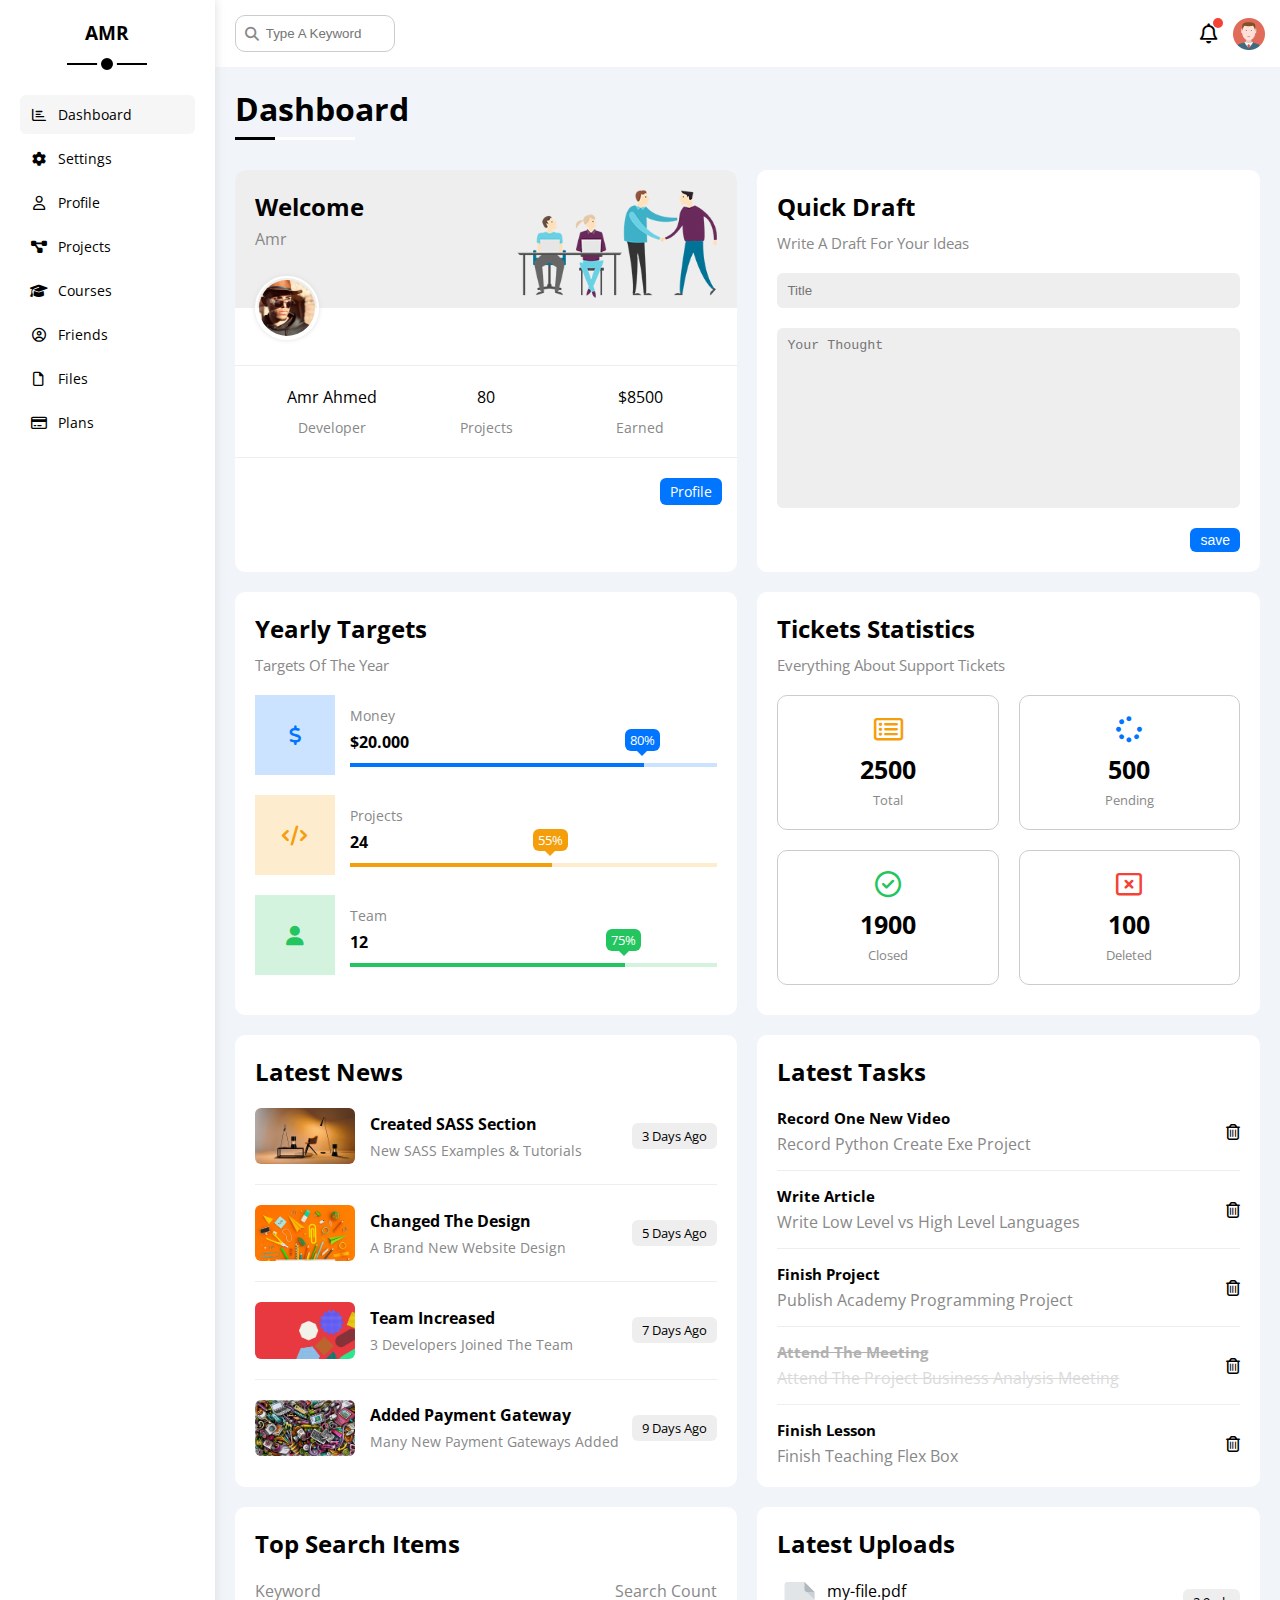
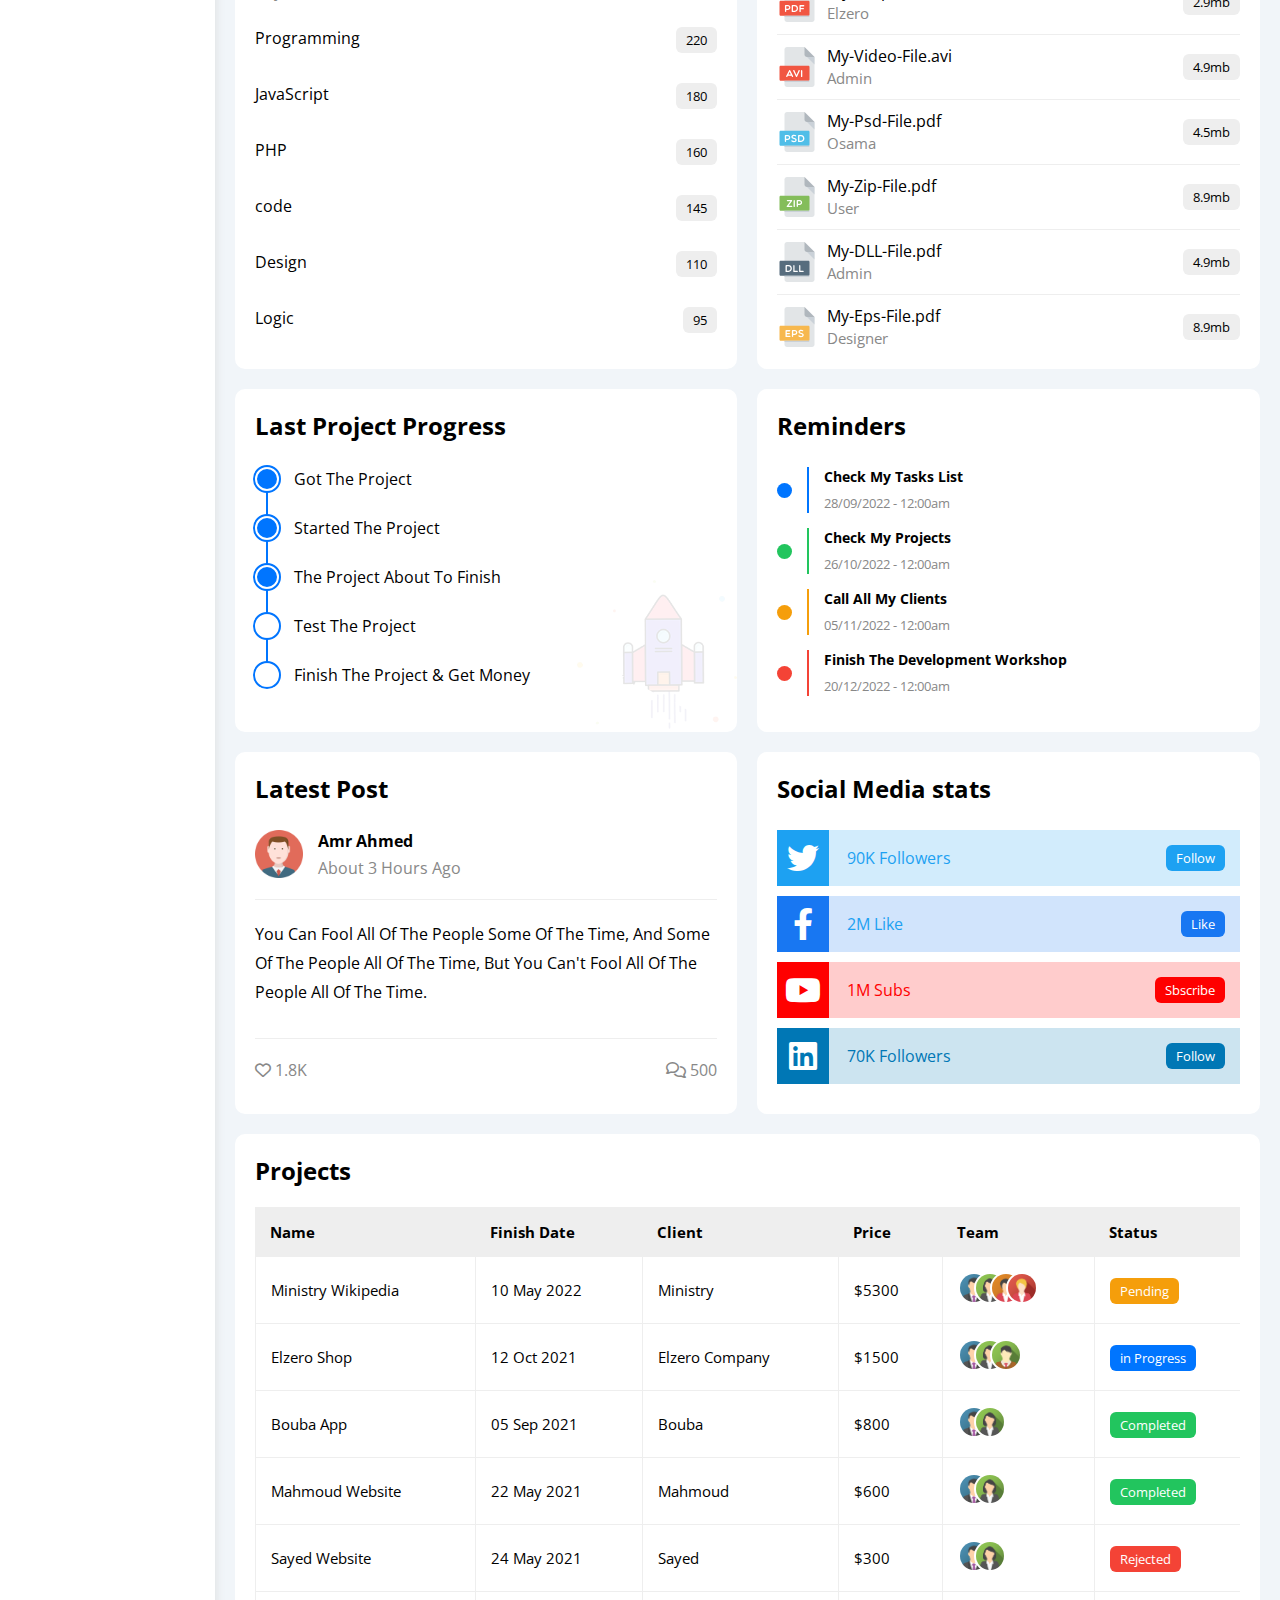
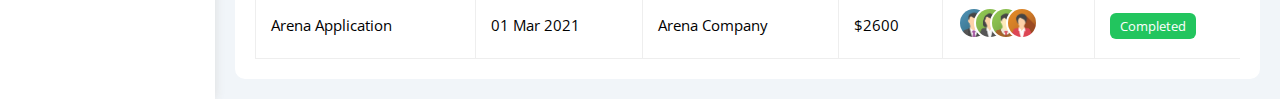
<file: index.html>
<!DOCTYPE html>
<html lang="en">
<head>
    <meta charset="UTF-8">
    <meta http-equiv="X-UA-Compatible" content="IE=edge">
    <meta name="viewport" content="width=device-width, initial-scale=1.0">
    <title>Dashboard</title>
    <link rel="stylesheet" href="./css/framework.css">
    <link rel="stylesheet" href="./css/master.css">
    <link rel="stylesheet" href="./css/all.min.css">
    <link rel="preconnect" href="https://fonts.googleapis.com">
    <link rel="preconnect" href="https://fonts.gstatic.com" crossorigin>
    <link href="https://fonts.googleapis.com/css2?family=Open+Sans:wght@300;500&display=swap" rel="stylesheet">

</head>
<body>
    <div class="page d-flex">
        <div class="sidebar bg-white p-20 p-relative">
            <h3 class="txt-c p-relative mt-0 ">AMR</h3>
            <ul>
                <li>
                    <a class="active d-flex fs-14 align-center rad-6 p-10 c-black" href="index.html">
                         <i class="fa-regular fa-chart-bar fa-fw "></i>
                         <span>Dashboard</span>
                    </a>
                </li>
                <li>
                    <a class=" d-flex fs-14 align-center rad-6 p-10 c-black" href="Settings.html">
                         <i class="fa-solid fa-gear fa-fw "></i>
                         <span>Settings</span>
                    </a>
                </li>
                <li>
                    <a class=" d-flex fs-14 align-center rad-6 p-10 c-black" href="Profile.html">
                         <i class="fa-regular fa-user fa-fw"></i>
                         <span>Profile</span>
                    </a>
                </li>
                <li>
                    <a class=" d-flex fs-14 align-center rad-6 p-10 c-black" href="Projects.html">
                         <i class="fa-solid fa-diagram-project fa-fw "></i>
                         <span>Projects</span>
                    </a>
                </li>
                <li>
                    <a class=" d-flex fs-14 align-center rad-6 p-10 c-black" href="Courses.html">
                         <i class="fa-solid fa-graduation-cap fa-fw "></i>
                         <span>Courses</span>
                    </a>
                </li>
                <li>
                    <a class=" d-flex fs-14 align-center rad-6 p-10 c-black" href="Friends.html">
                         <i class="fa-regular fa-circle-user fa-fw "></i>
                         <span>Friends</span>
                    </a>
                </li>
                <li>
                    <a class=" d-flex fs-14 align-center rad-6 p-10 c-black" href="Files.html">
                         <i class="fa-regular fa-file fa-fw"></i>
                         <span>Files</span>
                    </a>
                </li>
                <li>
                    <a class=" d-flex fs-14 align-center rad-6 p-10 c-black" href="Plans.html">
                         <i class="fa-regular fa-credit-card fa-fw "></i>
                         <span>Plans</span>
                    </a>
                </li>
            </ul>
        </div>
        <div class="content w-full">
            <div class="head between-flex bg-white p-15">
                <div class="search p-relative">
                    <input type="search" placeholder="Type A Keyword" class="p-10">
                </div>
                <div class="icon d-flex align-center">
                    <span class="notification p-relative">
                        <i class="fa-regular fa-bell fa-lg"></i>
                    </span>
                    <img src="./img/Dashboard_files/avatar.png" alt="">
                </div>
            </div>
            <h1 class="p-relative">Dashboard</h1>
            <div class="wrapper d-grid gap-20 ">
                <div class="welcome bg-white rad-10 txt-c-mobile block-mobile">
                    <div class="intro p-20 d-flex space-between bg-eee">
                      <div>
                        <h2 class="m-0">Welcome</h2>
                        <p class="c-grey mt-5">Amr</p>
                      </div>
                      <img src="./img/Dashboard_files/welcome.png" alt="" class="hide-mobile">
                    </div>
                    <img src="./img/Dashboard_files/unnamed.jpg" alt="" class="avatar">
                    <div class="body txt-c d-flex p-20 mt-20 mb-20 block-mobile">
                        <div>Amr Ahmed <span class="d-block c-grey fs-14 mt-10">Developer</span></div>
                        <div>80 <span class="d-block c-grey fs-14 mt-10 ">Projects</span></div>
                        <div>$8500 <span class="d-block c-grey fs-14 mt-10">Earned</span></div>
                    </div>
                    <a href="profile.html" class="visit d-block fs-14 rad-6 bg-blue c-white w-fit btn-shape">Profile</a>
                </div>
                <div class="quick-draft p-20 bg-white rad-10">
                    <h2 class="mt-0 mb-10">Quick Draft</h2>
                    <p class="p mt-0 mb-20 c-grey fs-15">Write A Draft For Your Ideas</p>
                    <form>
                        <input type="text" placeholder="Title" class="mb-20 p-10 w-full b-none d-block bg-eee rad-6">
                        <textarea placeholder="Your Thought" class="b-none bg-eee rad-6 w-full mb-20 d-block p-10"></textarea>
                        <input type="submit" value="save" class="save d-block fs-14 bg-blue c-white b-none w-fit btn-shape">
                    </form>
                </div> 
                <div class="targets p-20 bg-white rad-10">
                    <h2 class="mt-0 mb-10">Yearly Targets</h2>
                    <p class="p mt-0 mb-20 c-grey fs-15">Targets Of The Year</p>
                    <div class="target-row mb-20 center-flex blue">
                        <div class="icon center-flex ">
                            <i class="fa-solid fa-dollar-sign fa-lg c-blue"></i>
                        </div>
                        <div class="details">
                            <span class="fs-14 c-grey">Money</span>
                            <span class="d-block mt-5 mb-10 fw-bold">$20.000</span>
                            <div class="progress p-relative">
                                <span style="width: 80%;" class="bg-blue blue"> <span class="bg-blue">80%</span></span>
                            </div>
                        </div>
                        
                    </div>
                    <div class="target-row mb-20 center-flex orange">
                        <div class="icon center-flex">
                            <i class="fa-solid fa-code fa-lg c-orange"></i>
                        </div>
                        <div class="details">
                            <span class="fs-14 c-grey">Projects</span>
                            <span class="d-block mt-5 mb-10 fw-bold">24</span>
                            <div class="progress p-relative">
                                <span style="width: 55%;" class="bg-orange orange"> <span class="bg-orange">55%</span></span>
                            </div>
                        </div>
                        
                    </div>
                    <div class="target-row mb-20 center-flex green">
                        <div class="icon center-flex">
                            <i class="fa-solid fa-user fa-lg c-green"></i>
                        </div>
                        <div class="details">
                            <span class="fs-14 c-grey">Team</span>
                            <span class="d-block mt-5 mb-10 fw-bold">12</span>
                            <div class="progress p-relative">
                                <span style="width: 75%;" class="bg-green green"> <span class="bg-green">75%</span></span>
                            </div>
                        </div>
                    </div>
                </div>
                <div class="tickets p-20 bg-white rad-10">
                    <h2 class="mt-0 mb-10">Tickets Statistics</h2>
                    <p class="p mt-0 mb-20 c-grey fs-15">Everything About Support Tickets</p>
                    <div class="d-flex txt-c gap-20 f-wrap">
                        <div class="box rad-10 p-20 fs-13 c-grey">
                            <i class="fa-regular fa-rectangle-list fa-2x mb-10 c-orange" ></i>
                            <span class="d-block c-black mb-5 fw-bold fs-25">2500 </span>Total
                        </div>
                        <div class="box rad-10 p-20 fs-13 c-grey">
                            <i class="fa-solid fa-spinner fa-2x  mb-10 c-blue"></i>
                            <span class="d-block c-black mb-5 fw-bold fs-25">500 </span>Pending
                        </div>
                        <div class="box rad-10 p-20 fs-13 c-grey">
                            <i class="fa-regular fa-circle-check fa-2x  mb-10 c-green"></i>
                            <span class="d-block c-black mb-5 fw-bold fs-25">1900 </span>Closed
                        </div>
                        <div class="box rad-10 p-20 fs-13 c-grey">
                            <i class="fa-regular fa-rectangle-xmark fa-2x  mb-10 c-red"></i>
                            <span class="d-block c-black mb-5 fw-bold fs-25">100 </span>Deleted
                        </div>
                    </div>
                </div>
                <div class="latest-news p-20 bg-white rad-10 txt-c-mobile">
                    <h2 class="mt-0 mb-20">Latest News</h2>
                    <div class="news-row d-flex align-center">
                        <img src="./img/Dashboard_files/news-01.png" alt="" >
                        <div class="info">
                            <h3>Created SASS Section</h3>
                            <p class="fs-14 c-grey m-0">New SASS Examples & Tutorials</p>
                        </div>
                        <div class="btn-shape fs-13 bg-eee label">3 Days Ago</div>
                    </div>
                    <div class="news-row d-flex align-center">
                        <img src="./img/Dashboard_files/news-02.png" alt="">
                        <div class="info">
                            <h3>Changed The Design</h3>
                            <p class="fs-14 c-grey m-0">A Brand New Website Design</p>
                        </div>
                        <div class="btn-shape fs-13 bg-eee label">5 Days Ago</div>
                    </div>
                    <div class="news-row d-flex align-center">
                        <img src="./img/Dashboard_files/news-03.png" alt="">
                        <div class="info">
                            <h3>Team Increased</h3>
                            <p class="fs-14 c-grey m-0">3 Developers Joined The Team</p>
                        </div>
                        <div class="btn-shape fs-13 bg-eee label">7 Days Ago</div>
                    </div>
                    <div class="news-row d-flex align-center">
                        <img src="./img/Dashboard_files/news-04.png" alt="">
                        <div class="info">
                            <h3>Added Payment Gateway</h3>
                            <p class="fs-14 c-grey m-0">Many New Payment Gateways Added</p>
                        </div>
                        <div class="btn-shape fs-13 bg-eee label">9 Days Ago</div>
                    </div>
                </div>
                <div class="tasks p-20 bg-white rad-10">
                    <h2 class="mt-0 mb-20">Latest Tasks</h2>
                    <div class="task-row between-flex ">
                        <div class="info">
                            <h3 class=" mt-0 mb-5 fs-15">Record One New Video</h3>
                            <p class=" c-grey m-0">Record Python Create Exe Project</p>
                        </div>
                        <i class="fa-regular fa-trash-can delete"></i>
                    </div>
                    <div class="task-row between-flex ">
                        <div class="info">
                            <h3 class=" mt-0 mb-5 fs-15">Write Article</h3>
                            <p class=" c-grey m-0">Write Low Level vs High Level Languages</p>
                        </div>
                        <i class="fa-regular fa-trash-can delete"></i>
                    </div>
                    <div class="task-row between-flex ">
                        <div class="info">
                            <h3 class=" mt-0 mb-5 fs-15">Finish Project</h3>
                            <p class=" c-grey m-0">Publish Academy Programming Project</p>
                        </div>
                        <i class="fa-regular fa-trash-can delete"></i>
                    </div>
                    <div class="task-row between-flex done">
                        <div class="info">
                            <h3 class="mt-0 mb-5 fs-15">Attend The Meeting</h3>
                            <p class=" c-grey m-0">Attend The Project Business Analysis Meeting</p>
                        </div>
                        <i class="fa-regular fa-trash-can delete"></i>
                    </div>
                    <div class="task-row between-flex">
                        <div class="info">
                            <h2 class="mt-0 mb-5 fs-15">Finish Lesson</h2>
                            <p class=" c-grey m-0">Finish Teaching Flex Box</p>
                        </div>
                        <i class="fa-regular fa-trash-can delete"></i>
                    </div>
                </div>
                <div class="search-items p-20 bg-white rad-10">
                    <h2 class="mt-0 mb-20">Top Search Items</h2>
                    <div class="item-head d-flex space-between c-grey mb-10">
                        <div>Keyword</div>
                        <div>Search Count</div>
                    </div>
                    <div class="item pt-15 pb-15 d-flex space-between">
                        <span>Programming</span>
                        <span class="fs-13 bg-eee btn-shape">220</span>
                    </div>
                    <div class="item pt-15 pb-15 d-flex space-between">
                        <span>JavaScript</span>
                        <span class="fs-13 bg-eee btn-shape">180</span>
                    </div>
                    <div class="item pt-15 pb-15 d-flex space-between">
                        <span>PHP</span>
                        <span class="fs-13 bg-eee btn-shape">160</span>
                    </div>
                    <div class="item pt-15 pb-15 d-flex space-between">
                        <span>code</span>
                        <span class="fs-13 bg-eee btn-shape">145</span>
                    </div>
                    <div class="item pt-15 pb-15 d-flex space-between">
                        <span>Design</span>
                        <span class="fs-13 bg-eee btn-shape">110</span>
                    </div>
                    <div class="item pt-15 pb-15 d-flex space-between">
                        <span>Logic</span>
                        <span class="fs-13 bg-eee btn-shape">95</span>
                    </div>
                </div>
                <div class="latest-uploads p-20 bg-white rad-10">
                    <h2 class="mt-0 mb-20">Latest Uploads</h2>
                    <div class="line between-flex mb-10 pb-10">
                        <div class="text d-flex align-center">
                            <img src="./img/Dashboard_files/pdf.svg" alt="" >
                            <div class="ml-10">
                                <span class="d-block">my-file.pdf</span>
                                <span class="c-grey fs-15">Elzero</span>
                            </div>
                        </div>
                        <div class="number bg-eee fs-13 btn-shape">2.9mb</div>
                    </div>
                    <div class="line between-flex mb-10 pb-10">
                        <div class="text d-flex align-center">
                            <img src="./img/Dashboard_files/avi.svg" alt="">
                        <div class="ml-10">
                            <span class="d-block">My-Video-File.avi</span>
                            <span class="c-grey fs-15">Admin</span>
                        </div>
                        </div>
                        <div class="number bg-eee fs-13 btn-shape">4.9mb</div>
                    </div>
                    <div class="line between-flex mb-10 pb-10">
                        <div class="text d-flex align-center">
                            <img src="./img/Dashboard_files/psd.svg" alt="">
                        <div class="ml-10">
                            <span class="d-block">My-Psd-File.pdf</span>
                            <span class="c-grey fs-15">Osama</span>
                        </div>
                        </div>
                        <div class="number bg-eee fs-13 btn-shape">4.5mb</div>
                    </div>
                    <div class="line between-flex mb-10 pb-10">
                        <div class="text d-flex align-center">
                            <img src="./img/Dashboard_files/zip.svg" alt="">
                        <div class="ml-10">
                            <span class="d-block">My-Zip-File.pdf</span>
                            <span class="c-grey fs-15">User</span>
                        </div>
                        </div>
                        <div class="number bg-eee fs-13 btn-shape">8.9mb</div>
                    </div>
                    <div class="line between-flex mb-10 pb-10">
                        <div class="text d-flex align-center">
                            <img src="./img/Dashboard_files/dll.svg" alt="">
                        <div class="ml-10">
                            <span class="d-block">My-DLL-File.pdf</span>
                            <span class="c-grey fs-15">Admin</span>
                        </div>
                        </div>
                        <div class="number bg-eee fs-13 btn-shape">4.9mb</div>
                    </div>
                    <div class="line between-flex">
                        <div class="text d-flex align-center">
                            <img src="./img/Dashboard_files/eps.svg" alt="">
                        <div class="ml-10">
                            <span class="d-block">My-Eps-File.pdf</span>
                            <span class="c-grey fs-15">Designer</span>
                        </div>
                        </div>
                        <div class="number bg-eee fs-13 btn-shape">8.9mb</div>
                    </div>
                </div>
                <div class="last-project p-20 bg-white rad-10 p-relative">
                    <h2 class="mt-0 mb-20">Last Project Progress</h2>
                    <ul class="m-0 p-relative">
                        <li class="mt-25 d-flex align-center done">Got The Project</li>
                        <li class="mt-25 d-flex align-center done">Started The Project</li>
                        <li class="mt-25 d-flex align-center done">The Project About To Finish</li>
                        <li class="mt-25 d-flex align-center current">Test The Project</li>
                        <li class="mt-25 d-flex align-center ">Finish The Project & Get Money</li>
                    </ul>
                    <img src="./img/Dashboard_files/project.png" alt="" class="hide-mobile">
                </div>
                <div class="reminders p-20 bg-white rad-10 p-relative">
                    <h2 class="mt-0 mb-25">Reminders</h2>
                    <ul>
                        <li class=" d-flex align-center mt-15">
                            <span class="key bg-blue mr-15 d-block rad-half"></span>
                            <div class="pl-15 blue">
                                <p class="fw-bold fs-14 mt-0 mb-5">Check My Tasks List</p>
                                <span class="fs-13 c-grey mt-10">28/09/2022 - 12:00am</span>
                            </div>
                        </li>
                        <li class=" d-flex align-center mt-15">
                            <span class="key bg-green mr-15 d-block rad-half"></span>
                            <div class="pl-15 green">
                                <p class="fw-bold fs-14 mt-0 mb-5">Check My Projects</p>
                                <span class="fs-13 c-grey mt-10">26/10/2022 - 12:00am</span>
                            </div>
                        </li>
                        <li class=" d-flex align-center mt-15">
                            <span class="key bg-orange mr-15 d-block rad-half"></span>
                            <div class="pl-15 orange">
                                <p class="fw-bold fs-14 mt-0 mb-5">Call All My Clients</p>
                                <span class="fs-13 c-grey mt-10">05/11/2022 - 12:00am</span>
                            </div>
                        </li>
                        <li class=" d-flex align-center mt-15">
                            <span class="key bg-red mr-15 d-block rad-half"></span>
                            <div class="pl-15 red">
                                <p class="fw-bold fs-14 mt-0 mb-5">Finish The Development Workshop</p>
                                <span class="fs-13 c-grey mt-10">20/12/2022 - 12:00am</span>
                            </div>
                        </li>
                    </ul>
                </div>
                <div class="latest-post p-20 bg-white rad-10 p-relative">
                    <h2 class="mt-0 mb-25">Latest Post</h2>
                    <div class="top d-flex ali">
                        <img class="avatar mr-15" src="./img/Dashboard_files/avatar.png" alt="">
                        <div class="title">
                            <span class="d-flex mb-5 fw-bold"> Amr Ahmed </span>
                            <span class="c-grey">About 3 Hours Ago</span> 
                        </div>
                    </div>
                    <div class="post pt-20 pb-20 mt-20 mb-20 txt-c-mobile ">
                        You Can Fool All Of The People Some Of The Time, 
                        And Some Of The People All Of The Time, But You Can't Fool All Of The People All Of The Time.
                    </div>
                    <div class="foot between-flex c-grey">
                        <div>
                            <i class="fa-regular fa-heart"></i>
                            <span>1.8K</span>
                        </div>
                        <div>
                            <i class="fa-regular fa-comments"></i>
                            <span>500</span>
                        </div>
                    </div>
                </div>
                <div class="social-media p-20 bg-white rad-10 p-relative">
                    <h2 class="mt-0 mb-25">Social Media stats</h2>
                    <div class="box twitter between-flex p-relative mb-10 p-15 ">
                            <i class="fa-brands fa-twitter fa-2x c-white h-full"></i>
                            <span>90K Followers</span>
                            <a href="#" class="fs-13 c-white btn-shape">Follow</a>
                    </div>
                    <div class="box facebook between-flex p-relative mb-10 p-15">
                            <i class="fa-brands fa-facebook-f fa-2x c-white h-full"></i>
                            <span>2M Like</span>
                            <a href="#" class="fs-13 c-white btn-shape">Like</a>
                    </div>
                    <div class="box youtube between-flex p-relative mb-10 p-15">
                            <i class="fa-brands fa-youtube fa-2x c-white h-full"></i>
                            <span>1M Subs</span>
                            <a href="#" class="fs-13 c-white btn-shape">Sbscribe</a>
                    </div>
                    <div class="box linked-in between-flex p-relative mb-10 p-15">
                            <i class="fa-brands fa-linkedin fa-2x c-white h-full"></i>
                            <span>70K Followers</span>
                            <a href="#" class="fs-13 c-white btn-shape">Follow</a>
                    </div>
                </div>
                
            </div>
            <div class="projects p-20 bg-white rad-10 m-20 ">
                <h2 class="mt-0 mb-20">Projects</h2>
                <div class="responsive-table">
                    <table class="fs-15 w-full">
                        <thead>
                            <tr>
                                <td>Name</td>
                                <td>Finish Date</td>
                                <td>Client</td>
                                <td>Price</td>
                                <td>Team</td>
                                <td>Status</td>
                            </tr>
                        </thead>
                        <tbody>
                            <tr>
                                <td>Ministry Wikipedia</td>
                                <td>10 May 2022</td>
                                <td>Ministry</td>
                                <td>$5300</td>
                                <td>
                                    <img src="./img/Dashboard_files/team-01.png" alt="">
                                    <img src="./img/Dashboard_files/team-02.png" alt="">
                                    <img src="./img/Dashboard_files/team-04.png" alt="">
                                    <img src="./img/Dashboard_files/team-05.png" alt="">
                                </td>
                                <td><span class="label btn-shape bg-orange c-white">Pending</span></td>
                            </tr>
                            <tr>
                                <td>Elzero Shop</td>
                                <td>12 Oct 2021</td>
                                <td>Elzero Company</td>
                                <td>$1500</td>
                                <td>
                                    <img src="./img/Dashboard_files/team-01.png" alt="">
                                    <img src="./img/Dashboard_files/team-02.png" alt="">
                                    <img src="./img/Dashboard_files/team-03.png" alt="">
                                </td>
                                <td><span class="label btn-shape bg-blue c-white">in Progress</span></td>
                            </tr>
                            <tr>
                                <td>Bouba App</td>
                                <td>05 Sep 2021</td>
                                <td>Bouba</td>
                                <td>$800</td>
                                <td>
                                    <img src="./img/Dashboard_files/team-01.png" alt="">
                                    <img src="./img/Dashboard_files/team-02.png" alt="">
                                </td>
                                <td><span class="label btn-shape bg-green c-white">Completed</span></td>
                            </tr>
                            <tr>
                                <td>Mahmoud Website</td>
                                <td>22 May 2021</td>
                                <td>Mahmoud</td>
                                <td>$600</td>
                                <td>
                                    <img src="./img/Dashboard_files/team-01.png" alt="">
                                    <img src="./img/Dashboard_files/team-02.png" alt="">
                                </td>
                                <td><span class="label btn-shape bg-green c-white">Completed</span></td>
                            </tr>
                            <tr>
                                <td>Sayed Website</td>
                                <td>24 May 2021	</td>
                                <td>Sayed</td>
                                <td>$300</td>
                                <td>
                                    <img src="./img/Dashboard_files/team-01.png" alt="">
                                    <img src="./img/Dashboard_files/team-02.png" alt="">
                                </td>
                                <td><span class="label btn-shape bg-red c-white">Rejected</span></td>
                            </tr>
                            <tr>
                                <td>Arena Application</td>
                                <td>01 Mar 2021	</td>
                                <td>Arena Company</td>
                                <td>$2600</td>
                                <td>
                                    <img src="./img/Dashboard_files/team-01.png" alt="">
                                    <img src="./img/Dashboard_files/team-02.png" alt="">
                                    <img src="./img/Dashboard_files/team-03.png" alt="">
                                    <img src="./img/Dashboard_files/team-04.png" alt="">                                    </td>
                                <td><span class="label btn-shape bg-green c-white">Completed</span></td>
                            </tr>
                            
                        </tbody>
                    </table>
                </div>
            </div>
        </div>
    </div>
</div>
</body>  
</html>
</file>
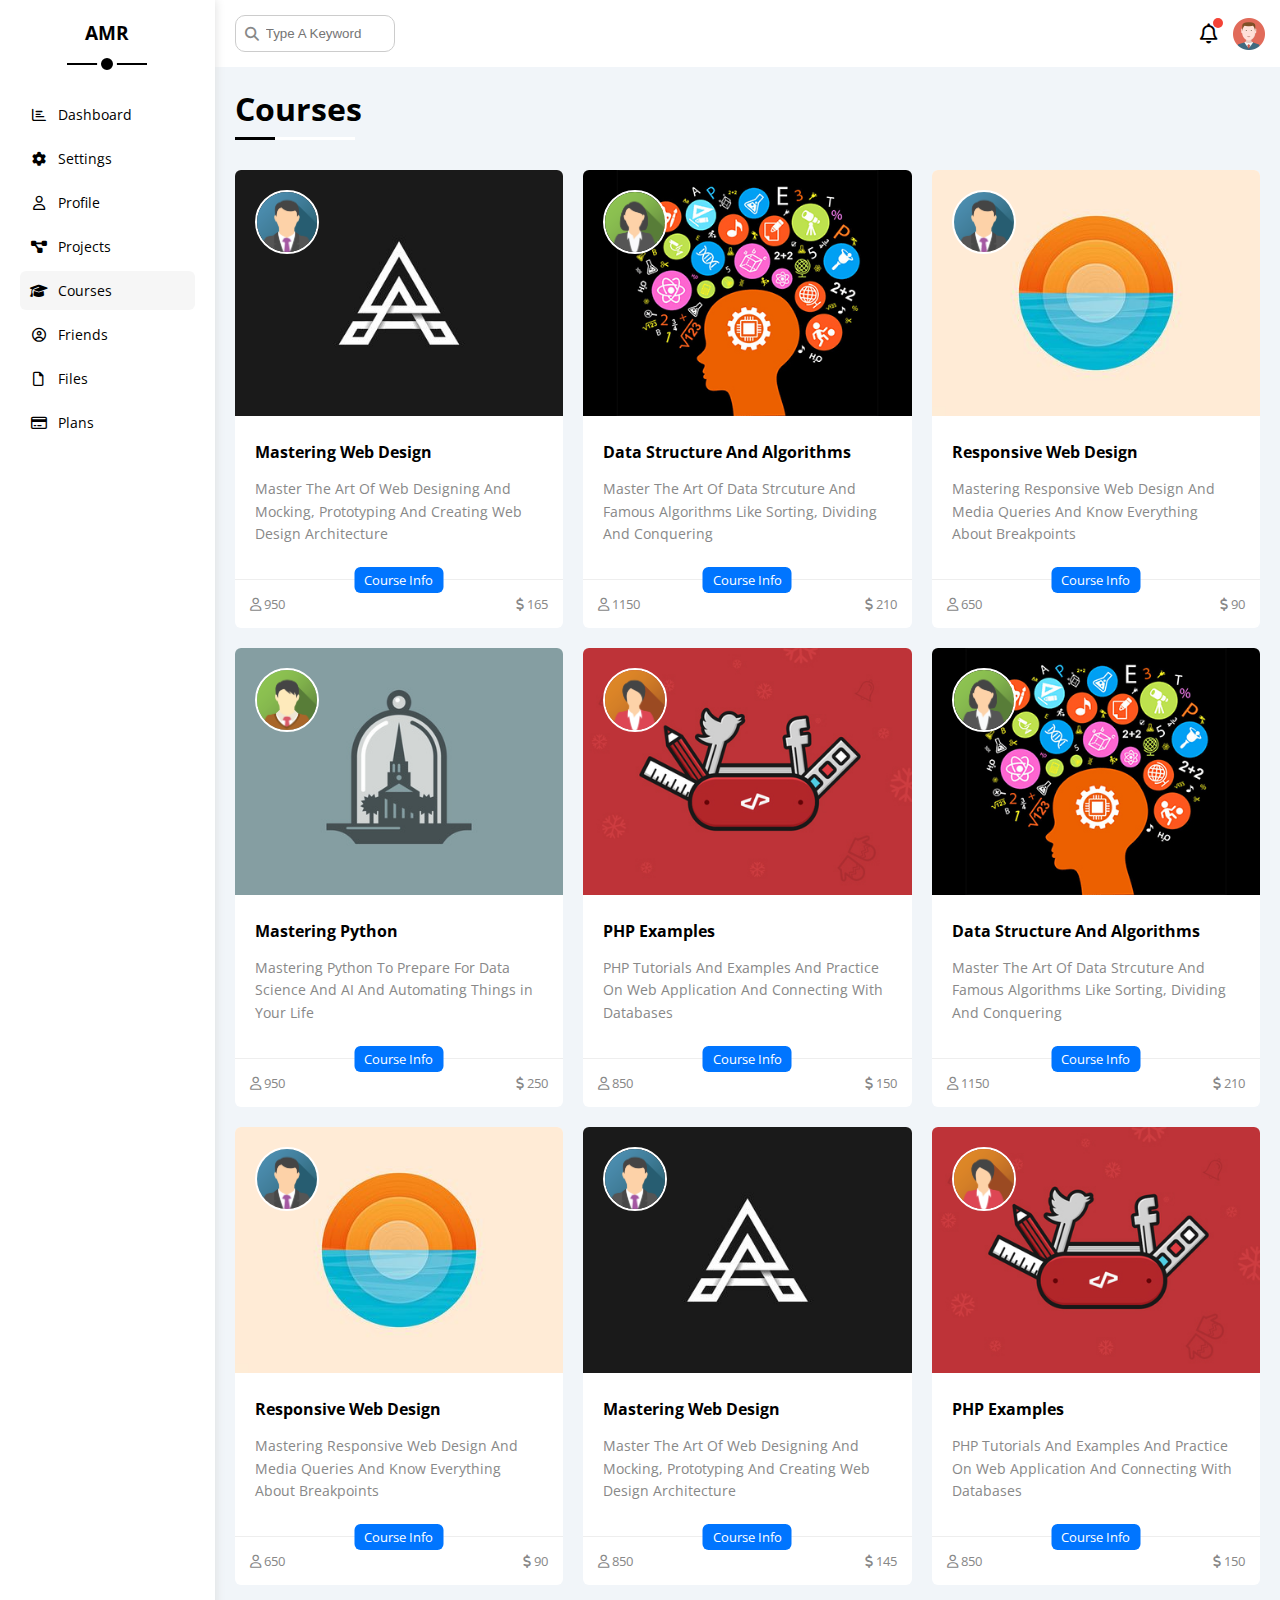
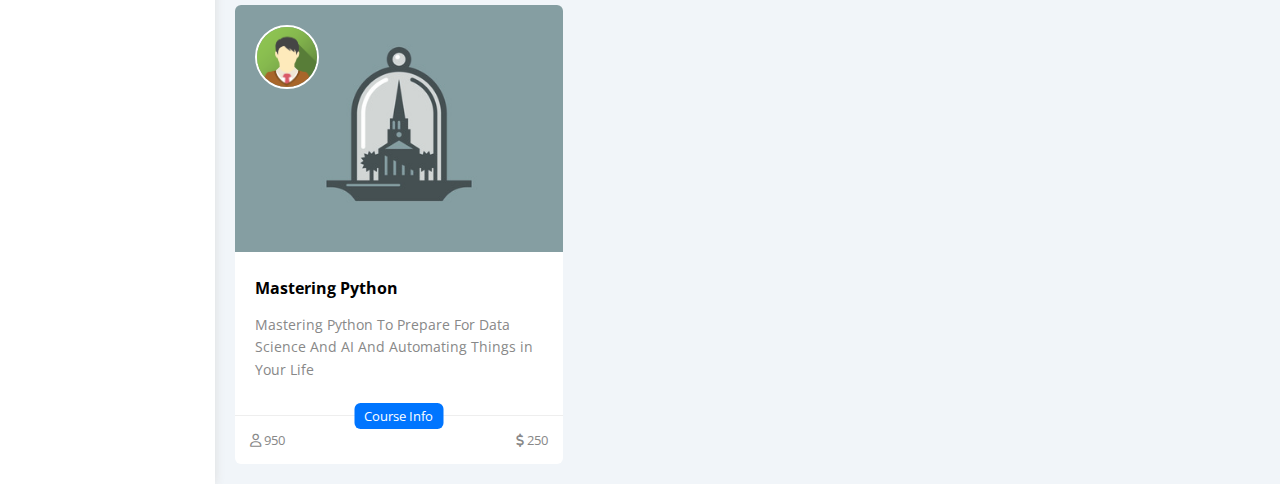
<file: Courses.html>
<!DOCTYPE html>
<html lang="en">
<head>
    <meta charset="UTF-8">
    <meta http-equiv="X-UA-Compatible" content="IE=edge">
    <meta name="viewport" content="width=device-width, initial-scale=1.0">
    <title>Courses</title>
    <link rel="stylesheet" href="./css/framework.css">
    <link rel="stylesheet" href="./css/master.css">
    <link rel="stylesheet" href="./css/all.min.css">
    <link rel="preconnect" href="https://fonts.googleapis.com">
    <link rel="preconnect" href="https://fonts.gstatic.com" crossorigin>
    <link href="https://fonts.googleapis.com/css2?family=Open+Sans:wght@300;500&display=swap" rel="stylesheet">

</head>
<body>
    <div class="page d-flex">
        <div class="sidebar bg-white p-20 p-relative">
            <h3 class="txt-c p-relative mt-0 ">AMR</h3>
            <ul>
                <li>
                    <a class=" d-flex fs-14 align-center rad-6 p-10 c-black" href="index.html">
                         <i class="fa-regular fa-chart-bar fa-fw "></i>
                         <span>Dashboard</span>
                    </a>
                </li>
                <li>
                    <a class="  d-flex fs-14 align-center rad-6 p-10 c-black" href="Settings.html">
                         <i class="fa-solid fa-gear fa-fw "></i>
                         <span>Settings</span>
                    </a>
                </li>
                <li>
                    <a class=" d-flex fs-14 align-center rad-6 p-10 c-black" href="Profile.html">
                         <i class="fa-regular fa-user fa-fw"></i>
                         <span>Profile</span>
                    </a>
                </li>
                <li>
                    <a class=" d-flex fs-14 align-center rad-6 p-10 c-black" href="Projects.html">
                         <i class="fa-solid fa-diagram-project fa-fw "></i>
                         <span>Projects</span>
                    </a>
                </li>
                <li>
                    <a class="active d-flex fs-14 align-center rad-6 p-10 c-black" href="Courses.html">
                         <i class="fa-solid fa-graduation-cap fa-fw "></i>
                         <span>Courses</span>
                    </a>
                </li>
                <li>
                    <a class=" d-flex fs-14 align-center rad-6 p-10 c-black" href="Friends.html">
                         <i class="fa-regular fa-circle-user fa-fw "></i>
                         <span>Friends</span>
                    </a>
                </li>
                <li>
                    <a class=" d-flex fs-14 align-center rad-6 p-10 c-black" href="Files.html">
                         <i class="fa-regular fa-file fa-fw"></i>
                         <span>Files</span>
                    </a>
                </li>
                <li>
                    <a class=" d-flex fs-14 align-center rad-6 p-10 c-black" href="Plans.html">
                         <i class="fa-regular fa-credit-card fa-fw "></i>
                         <span>Plans</span>
                    </a>
                </li>
            </ul>
        </div>
        <div class="content w-full">
            <div class="head between-flex bg-white p-15">
                <div class="search p-relative">
                    <input type="search" placeholder="Type A Keyword" class="p-10">
                </div>
                <div class="icon d-flex align-center">
                    <span class="notification p-relative">
                        <i class="fa-regular fa-bell fa-lg"></i>
                    </span>
                    <img src="./img/Dashboard_files/avatar.png" alt="">
                </div>
            </div>
            <h1 class="p-relative">Courses</h1>
            <div class="courses-page d-grid m-20 gap-20">
                <div class="courses bg-white rad-6 p-relative"> 
                    <img class="cover" src="./img/Dashboard_files/course-01.jpg" alt="">
                    <img class="instructor" src="./img/Dashboard_files/team-01.png" alt="">
                    <div class="p-20">
                        <h4 class="m-0">Mastering Web Design</h4>
                        <p class="c-grey mt-15 fs-14 description">Master The Art Of Web Designing And Mocking, Prototyping And Creating Web Design Architecture</p>
                    </div>
                    <div class="info p-15 p-relative between-flex">
                        <span class="title bg-blue c-white btn-shape">Course Info</span>
                        <span class="c-grey">
                            <i class="fa-regular fa-user"></i> 950
                        </span>
                        <span class="c-grey">
                            <i class="fa-solid fa-dollar-sign"></i> 165
                        </span>
                    </div>
                </div>
                <div class="courses bg-white rad-6 p-relative"> 
                    <img class="cover" src="./img/Dashboard_files/course-02.jpg" alt="">
                    <img class="instructor" src="./img/Dashboard_files/team-02.png" alt="">
                    <div class="p-20">
                        <h4 class="m-0">Data Structure And Algorithms</h4>
                        <p class="c-grey mt-15 fs-14 description">Master The Art Of Data Strcuture And Famous Algorithms Like Sorting, Dividing And Conquering</p>
                    </div>
                    <div class="info p-15 p-relative between-flex">
                        <span class="title bg-blue c-white btn-shape">Course Info</span>
                        <span class="c-grey">
                            <i class="fa-regular fa-user"></i> 1150
                        </span>
                        <span class="c-grey">
                            <i class="fa-solid fa-dollar-sign"></i> 210
                        </span>
                    </div>
                </div>
                <div class="courses bg-white rad-6 p-relative"> 
                    <img class="cover" src="./img/Dashboard_files/course-03.jpg" alt="">
                    <img class="instructor" src="./img/Dashboard_files/team-01.png" alt="">
                    <div class="p-20">
                        <h4 class="m-0">Responsive Web Design</h4>
                        <p class="c-grey mt-15 fs-14 description">Mastering Responsive Web Design And Media Queries And Know Everything About Breakpoints</p>
                    </div>
                    <div class="info p-15 p-relative between-flex">
                        <span class="title bg-blue c-white btn-shape">Course Info</span>
                        <span class="c-grey">
                            <i class="fa-regular fa-user"></i> 650
                        </span>
                        <span class="c-grey">
                            <i class="fa-solid fa-dollar-sign"></i> 90
                        </span>
                    </div>
                </div>
                <div class="courses bg-white rad-6 p-relative"> 
                    <img class="cover" src="./img/Dashboard_files/course-04.jpg" alt="">
                    <img class="instructor" src="./img/Dashboard_files/team-03.png" alt="">
                    <div class="p-20">
                        <h4 class="m-0">Mastering Python</h4>
                        <p class="c-grey mt-15 fs-14 description">Mastering Python To Prepare For Data Science And AI And Automating Things in Your Life</p>
                    </div>
                    <div class="info p-15 p-relative between-flex">
                        <span class="title bg-blue c-white btn-shape">Course Info</span>
                        <span class="c-grey">
                            <i class="fa-regular fa-user"></i> 950
                        </span>
                        <span class="c-grey">
                            <i class="fa-solid fa-dollar-sign"></i> 250
                        </span>
                    </div>
                </div>
                <div class="courses bg-white rad-6 p-relative"> 
                    <img class="cover" src="./img/Dashboard_files/course-05.jpg" alt="">
                    <img class="instructor" src="./img/Dashboard_files/team-04.png" alt="">
                    <div class="p-20">
                        <h4 class="m-0">PHP Examples</h4>
                        <p class="c-grey mt-15 fs-14 description">PHP Tutorials And Examples And Practice On Web Application And Connecting With Databases</p>
                    </div>
                    <div class="info p-15 p-relative between-flex">
                        <span class="title bg-blue c-white btn-shape">Course Info</span>
                        <span class="c-grey">
                            <i class="fa-regular fa-user"></i> 850
                        </span>
                        <span class="c-grey">
                            <i class="fa-solid fa-dollar-sign"></i> 150
                        </span>
                    </div>
                </div>
                <div class="courses bg-white rad-6 p-relative"> 
                    <img class="cover" src="./img/Dashboard_files/course-02.jpg" alt="">
                    <img class="instructor" src="./img/Dashboard_files/team-02.png" alt="">
                    <div class="p-20">
                        <h4 class="m-0">Data Structure And Algorithms</h4>
                        <p class="c-grey mt-15 fs-14 description">Master The Art Of Data Strcuture And Famous Algorithms Like Sorting, Dividing And Conquering</p>
                    </div>
                    <div class="info p-15 p-relative between-flex">
                        <span class="title bg-blue c-white btn-shape">Course Info</span>
                        <span class="c-grey">
                            <i class="fa-regular fa-user"></i> 1150
                        </span>
                        <span class="c-grey">
                            <i class="fa-solid fa-dollar-sign"></i> 210
                        </span>
                    </div>
                </div>
                <div class="courses bg-white rad-6 p-relative"> 
                    <img class="cover" src="./img/Dashboard_files/course-03.jpg" alt="">
                    <img class="instructor" src="./img/Dashboard_files/team-01.png" alt="">
                    <div class="p-20">
                        <h4 class="m-0">Responsive Web Design</h4>
                        <p class="c-grey mt-15 fs-14 description">Mastering Responsive Web Design And Media Queries And Know Everything About Breakpoints</p>
                    </div>
                    <div class="info p-15 p-relative between-flex">
                        <span class="title bg-blue c-white btn-shape">Course Info</span>
                        <span class="c-grey">
                            <i class="fa-regular fa-user"></i> 650
                        </span>
                        <span class="c-grey">
                            <i class="fa-solid fa-dollar-sign"></i> 90
                        </span>
                    </div>
                </div>
                <div class="courses bg-white rad-6 p-relative"> 
                    <img class="cover" src="./img/Dashboard_files/course-01.jpg" alt="">
                    <img class="instructor" src="./img/Dashboard_files/team-01.png" alt="">
                    <div class="p-20">
                        <h4 class="m-0">Mastering Web Design</h4>
                        <p class="c-grey mt-15 fs-14 description">Master The Art Of Web Designing And Mocking, Prototyping And Creating Web Design Architecture</p>
                    </div>
                    <div class="info p-15 p-relative between-flex">
                        <span class="title bg-blue c-white btn-shape">Course Info</span>
                        <span class="c-grey">
                            <i class="fa-regular fa-user"></i> 850
                        </span>
                        <span class="c-grey">
                            <i class="fa-solid fa-dollar-sign"></i> 145
                        </span>
                    </div>
                </div>
                <div class="courses bg-white rad-6 p-relative"> 
                    <img class="cover" src="./img/Dashboard_files/course-05.jpg" alt="">
                    <img class="instructor" src="./img/Dashboard_files/team-04.png" alt="">
                    <div class="p-20">
                        <h4 class="m-0">PHP Examples</h4>
                        <p class="c-grey mt-15 fs-14 description">PHP Tutorials And Examples And Practice On Web Application And Connecting With Databases</p>
                    </div>
                    <div class="info p-15 p-relative between-flex">
                        <span class="title bg-blue c-white btn-shape">Course Info</span>
                        <span class="c-grey">
                            <i class="fa-regular fa-user"></i> 850
                        </span>
                        <span class="c-grey">
                            <i class="fa-solid fa-dollar-sign"></i> 150
                        </span>
                    </div>
                </div>
                <div class="courses bg-white rad-6 p-relative"> 
                    <img class="cover" src="./img/Dashboard_files/course-04.jpg" alt="">
                    <img class="instructor" src="./img/Dashboard_files/team-03.png" alt="">
                    <div class="p-20">
                        <h4 class="m-0">Mastering Python</h4>
                        <p class="c-grey mt-15 fs-14 description">Mastering Python To Prepare For Data Science And AI And Automating Things in Your Life</p>
                    </div>
                    <div class="info p-15 p-relative between-flex">
                        <span class="title bg-blue c-white btn-shape">Course Info</span>
                        <span class="c-grey">
                            <i class="fa-regular fa-user"></i> 950
                        </span>
                        <span class="c-grey">
                            <i class="fa-solid fa-dollar-sign"></i> 250
                        </span>
                    </div>
                </div>
            </div>
        </div>
    </div>
</div>
</body>  
</html>
</file>
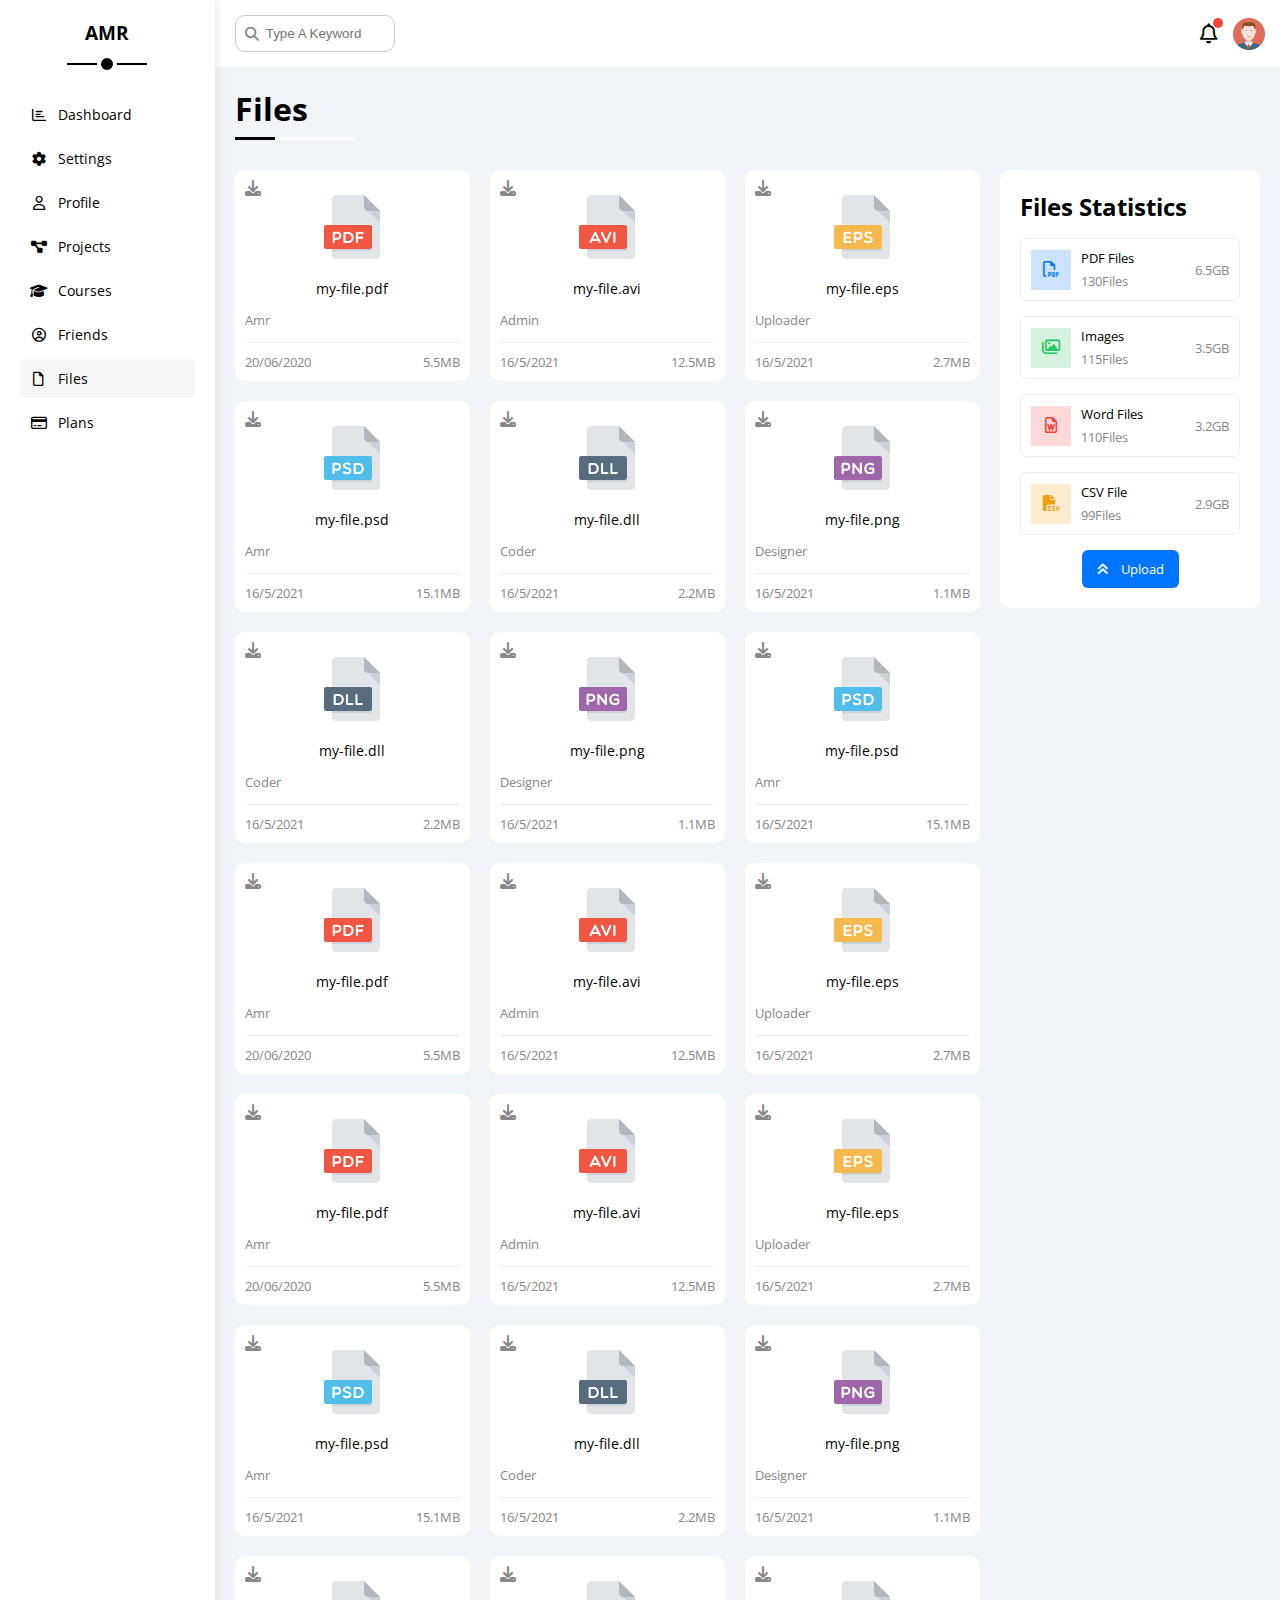
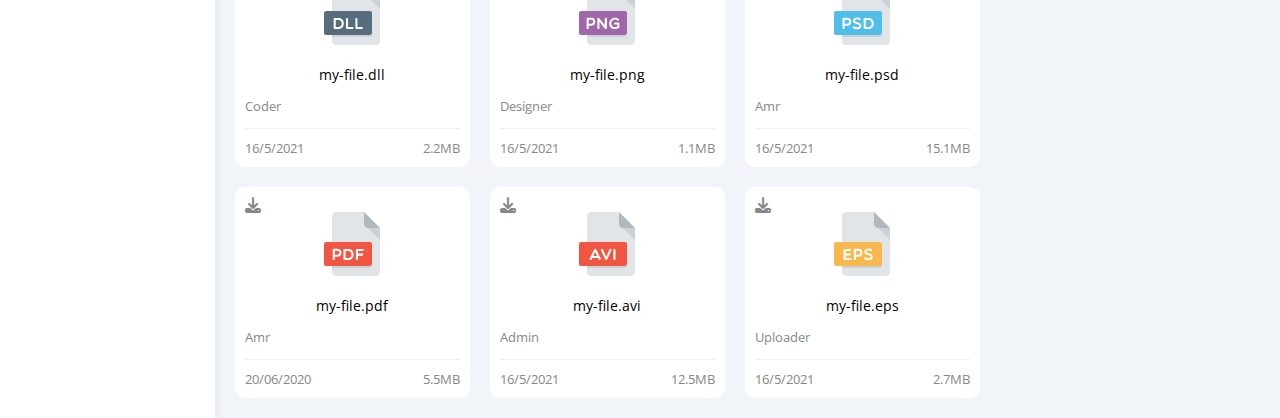
<file: Files.html>
<!DOCTYPE html>
<html lang="en">
<head>
    <meta charset="UTF-8">
    <meta http-equiv="X-UA-Compatible" content="IE=edge">
    <meta name="viewport" content="width=device-width, initial-scale=1.0">
    <title>Files</title>
    <link rel="stylesheet" href="./css/framework.css">
    <link rel="stylesheet" href="./css/master.css">
    <link rel="stylesheet" href="./css/all.min.css">
    <link rel="preconnect" href="https://fonts.googleapis.com">
    <link rel="preconnect" href="https://fonts.gstatic.com" crossorigin>
    <link href="https://fonts.googleapis.com/css2?family=Open+Sans:wght@300;500&display=swap" rel="stylesheet">

</head>
<body>
    <div class="page d-flex">
        <div class="sidebar bg-white p-20 p-relative">
            <h3 class="txt-c p-relative mt-0 ">AMR</h3>
            <ul>
                <li>
                    <a class=" d-flex fs-14 align-center rad-6 p-10 c-black" href="index.html">
                         <i class="fa-regular fa-chart-bar fa-fw "></i>
                         <span>Dashboard</span>
                    </a>
                </li>
                <li>
                    <a class="  d-flex fs-14 align-center rad-6 p-10 c-black" href="Settings.html">
                         <i class="fa-solid fa-gear fa-fw "></i>
                         <span>Settings</span>
                    </a>
                </li>
                <li>
                    <a class=" d-flex fs-14 align-center rad-6 p-10 c-black" href="Profile.html">
                         <i class="fa-regular fa-user fa-fw"></i>
                         <span>Profile</span>
                    </a>
                </li>
                <li>
                    <a class=" d-flex fs-14 align-center rad-6 p-10 c-black" href="Projects.html">
                         <i class="fa-solid fa-diagram-project fa-fw "></i>
                         <span>Projects</span>
                    </a>
                </li>
                <li>
                    <a class=" d-flex fs-14 align-center rad-6 p-10 c-black" href="Courses.html">
                         <i class="fa-solid fa-graduation-cap fa-fw "></i>
                         <span>Courses</span>
                    </a>
                </li>
                <li>
                    <a class="  d-flex fs-14 align-center rad-6 p-10 c-black" href="Friends.html">
                         <i class="fa-regular fa-circle-user fa-fw "></i>
                         <span>Friends</span>
                    </a>
                </li>
                <li>
                    <a class=" active d-flex fs-14 align-center rad-6 p-10 c-black" href="Files.html">
                         <i class="fa-regular fa-file fa-fw"></i>
                         <span>Files</span>
                    </a>
                </li>
                <li>
                    <a class=" d-flex fs-14 align-center rad-6 p-10 c-black" href="Plans.html">
                         <i class="fa-regular fa-credit-card fa-fw "></i>
                         <span>Plans</span>
                    </a>
                </li>
            </ul>
        </div>
        <div class="content w-full">
            <div class="head between-flex bg-white p-15">
                <div class="search p-relative">
                    <input type="search" placeholder="Type A Keyword" class="p-10">
                </div>
                <div class="icon d-flex align-center">
                    <span class="notification p-relative">
                        <i class="fa-regular fa-bell fa-lg"></i>
                    </span>
                    <img src="./img/Dashboard_files/avatar.png" alt="">
                </div>
            </div>
            <h1 class="p-relative">Files</h1>
            <div class="files-page d-flex m-20 gap-20">
                <div class="files-stats p-20 bg-white rad-10">
                    <h2 class="mt-0 mb-15 txt-c-mobile">Files Statistics</h2>
                    <div class="d-flex align-center border-eee rad-6 p-10 mb-15 fs-13">
                        <i class="fa-regular fa-file-pdf fa-lg blue center-flex c-blue icon"></i>
                        <div class="info">
                            <span>PDF Files</span>
                            <span class="c-grey d-block mt-5">130Files</span>
                        </div>
                        <div class="size c-grey">6.5GB</div>
                    </div>
                    <div class="d-flex align-center border-eee rad-6 p-10 mb-15 fs-13">
                        <i class="fa-regular fa-images fa-lg green center-flex c-green icon"></i>
                        <div class="info">
                            <span>Images</span>
                            <span class="c-grey d-block mt-5">115Files</span>
                        </div>
                        <div class="size c-grey">3.5GB</div>
                    </div>
                    <div class="d-flex align-center border-eee rad-6 p-10 mb-15 fs-13">
                        <i class="fa-regular fa-file-word fa-lg red center-flex c-red icon"></i>
                        <div class="info">
                            <span>Word Files</span>
                            <span class="c-grey d-block mt-5">110Files</span>
                        </div>
                        <div class="size c-grey">3.2GB</div>
                    </div>
                    <div class="d-flex align-center border-eee rad-6 p-10 mb-15 fs-13">
                        <i class="fa-solid fa-file-csv fa-lg orange center-flex c-orange icon"></i>
                        <div class="info">
                            <span>CSV File</span>
                            <span class="c-grey d-block mt-5">99Files</span>
                        </div>
                        <div class="size c-grey">2.9GB</div>
                    </div>
                    <a href="#" class="upload bg-blue c-white rad-6 d-block w-fit fs-13">
                        <i class="fa-solid fa-angles-up mr-10"></i>
                        Upload
                    </a>
                </div>
                <div class="files-content d-grid gap-20">
                    <div class="file bg-white rad-10 p-10 "> 
                        <i class="fa-solid fa-download c-grey p-absolute"></i>
                        <div class="image txt-c">
                            <img class="mb-15 mt-15" src="./img/Dashboard_files/pdf.svg" alt="">
                        </div>
                        <div class="txt-c mb-10 fs-14">my-file.pdf</div>
                        <p class="fs-13 c-grey">Amr</p>
                        <div class="info between-flex mt-10 pt-10 fs-13 c-grey">
                            <span>20/06/2020</span>
                            <span>5.5MB</span>
                        </div>
                    </div>
                    <div class="file bg-white rad-10 p-10 "> 
                        <i class="fa-solid fa-download c-grey p-absolute"></i>
                        <div class="image txt-c">
                            <img class="mb-15 mt-15" src="./img/Dashboard_files/avi.svg" alt="">
                        </div>
                        <div class="txt-c mb-10 fs-14">my-file.avi</div>
                        <p class="fs-13 c-grey">Admin</p>
                        <div class="info between-flex mt-10 pt-10 fs-13 c-grey">
                            <span>16/5/2021</span>
                            <span>12.5MB</span>
                        </div>
                    </div>
                    <div class="file bg-white rad-10 p-10 "> 
                        <i class="fa-solid fa-download c-grey p-absolute"></i>
                        <div class="image txt-c">
                            <img class="mb-15 mt-15" src="./img/Dashboard_files/eps.svg" alt="">
                        </div>
                        <div class="txt-c mb-10 fs-14">my-file.eps</div>
                        <p class="fs-13 c-grey">Uploader</p>
                        <div class="info between-flex mt-10 pt-10 fs-13 c-grey">
                            <span>16/5/2021</span>
                            <span>2.7MB</span>
                        </div>
                    </div>
                    <div class="file bg-white rad-10 p-10 "> 
                        <i class="fa-solid fa-download c-grey p-absolute"></i>
                        <div class="image txt-c">
                            <img class="mb-15 mt-15" src="./img/Dashboard_files/psd.svg" alt="">
                        </div>
                        <div class="txt-c mb-10 fs-14">my-file.psd</div>
                        <p class="fs-13 c-grey">Amr</p>
                        <div class="info between-flex mt-10 pt-10 fs-13 c-grey">
                            <span>16/5/2021</span>
                            <span>15.1MB</span>
                        </div>
                    </div>
                    <div class="file bg-white rad-10 p-10 "> 
                        <i class="fa-solid fa-download c-grey p-absolute"></i>
                        <div class="image txt-c">
                            <img class="mb-15 mt-15" src="./img/Dashboard_files/dll.svg" alt="">
                        </div>
                        <div class="txt-c mb-10 fs-14">my-file.dll</div>
                        <p class="fs-13 c-grey">Coder</p>
                        <div class="info between-flex mt-10 pt-10 fs-13 c-grey">
                            <span>16/5/2021</span>
                            <span>2.2MB</span>
                        </div>
                    </div>
                    <div class="file bg-white rad-10 p-10 "> 
                        <i class="fa-solid fa-download c-grey p-absolute"></i>
                        <div class="image txt-c">
                            <img class="mb-15 mt-15" src="./img/Dashboard_files/png.svg" alt="">
                        </div>
                        <div class="txt-c mb-10 fs-14">my-file.png</div>
                        <p class="fs-13 c-grey">Designer</p>
                        <div class="info between-flex mt-10 pt-10 fs-13 c-grey">
                            <span>16/5/2021</span>
                            <span>1.1MB</span>
                        </div>
                    </div>
                    <div class="file bg-white rad-10 p-10 "> 
                        <i class="fa-solid fa-download c-grey p-absolute"></i>
                        <div class="image txt-c">
                            <img class="mb-15 mt-15" src="./img/Dashboard_files/dll.svg" alt="">
                        </div>
                        <div class="txt-c mb-10 fs-14">my-file.dll</div>
                        <p class="fs-13 c-grey">Coder</p>
                        <div class="info between-flex mt-10 pt-10 fs-13 c-grey">
                            <span>16/5/2021</span>
                            <span>2.2MB</span>
                        </div>
                    </div>
                    <div class="file bg-white rad-10 p-10 "> 
                        <i class="fa-solid fa-download c-grey p-absolute"></i>
                        <div class="image txt-c">
                            <img class="mb-15 mt-15" src="./img/Dashboard_files/png.svg" alt="">
                        </div>
                        <div class="txt-c mb-10 fs-14">my-file.png</div>
                        <p class="fs-13 c-grey">Designer</p>
                        <div class="info between-flex mt-10 pt-10 fs-13 c-grey">
                            <span>16/5/2021</span>
                            <span>1.1MB</span>
                        </div>
                    </div>
                    <div class="file bg-white rad-10 p-10 "> 
                        <i class="fa-solid fa-download c-grey p-absolute"></i>
                        <div class="image txt-c">
                            <img class="mb-15 mt-15" src="./img/Dashboard_files/psd.svg" alt="">
                        </div>
                        <div class="txt-c mb-10 fs-14">my-file.psd</div>
                        <p class="fs-13 c-grey">Amr</p>
                        <div class="info between-flex mt-10 pt-10 fs-13 c-grey">
                            <span>16/5/2021</span>
                            <span>15.1MB</span>
                        </div>
                    </div>
                    <div class="file bg-white rad-10 p-10 "> 
                        <i class="fa-solid fa-download c-grey p-absolute"></i>
                        <div class="image txt-c">
                            <img class="mb-15 mt-15" src="./img/Dashboard_files/pdf.svg" alt="">
                        </div>
                        <div class="txt-c mb-10 fs-14">my-file.pdf</div>
                        <p class="fs-13 c-grey">Amr</p>
                        <div class="info between-flex mt-10 pt-10 fs-13 c-grey">
                            <span>20/06/2020</span>
                            <span>5.5MB</span>
                        </div>
                    </div>
                    <div class="file bg-white rad-10 p-10 "> 
                        <i class="fa-solid fa-download c-grey p-absolute"></i>
                        <div class="image txt-c">
                            <img class="mb-15 mt-15" src="./img/Dashboard_files/avi.svg" alt="">
                        </div>
                        <div class="txt-c mb-10 fs-14">my-file.avi</div>
                        <p class="fs-13 c-grey">Admin</p>
                        <div class="info between-flex mt-10 pt-10 fs-13 c-grey">
                            <span>16/5/2021</span>
                            <span>12.5MB</span>
                        </div>
                    </div>
                    <div class="file bg-white rad-10 p-10 "> 
                        <i class="fa-solid fa-download c-grey p-absolute"></i>
                        <div class="image txt-c">
                            <img class="mb-15 mt-15" src="./img/Dashboard_files/eps.svg" alt="">
                        </div>
                        <div class="txt-c mb-10 fs-14">my-file.eps</div>
                        <p class="fs-13 c-grey">Uploader</p>
                        <div class="info between-flex mt-10 pt-10 fs-13 c-grey">
                            <span>16/5/2021</span>
                            <span>2.7MB</span>
                        </div>
                    </div>
                    <div class="file bg-white rad-10 p-10 "> 
                        <i class="fa-solid fa-download c-grey p-absolute"></i>
                        <div class="image txt-c">
                            <img class="mb-15 mt-15" src="./img/Dashboard_files/pdf.svg" alt="">
                        </div>
                        <div class="txt-c mb-10 fs-14">my-file.pdf</div>
                        <p class="fs-13 c-grey">Amr</p>
                        <div class="info between-flex mt-10 pt-10 fs-13 c-grey">
                            <span>20/06/2020</span>
                            <span>5.5MB</span>
                        </div>
                    </div>
                    <div class="file bg-white rad-10 p-10 "> 
                        <i class="fa-solid fa-download c-grey p-absolute"></i>
                        <div class="image txt-c">
                            <img class="mb-15 mt-15" src="./img/Dashboard_files/avi.svg" alt="">
                        </div>
                        <div class="txt-c mb-10 fs-14">my-file.avi</div>
                        <p class="fs-13 c-grey">Admin</p>
                        <div class="info between-flex mt-10 pt-10 fs-13 c-grey">
                            <span>16/5/2021</span>
                            <span>12.5MB</span>
                        </div>
                    </div>
                    <div class="file bg-white rad-10 p-10 "> 
                        <i class="fa-solid fa-download c-grey p-absolute"></i>
                        <div class="image txt-c">
                            <img class="mb-15 mt-15" src="./img/Dashboard_files/eps.svg" alt="">
                        </div>
                        <div class="txt-c mb-10 fs-14">my-file.eps</div>
                        <p class="fs-13 c-grey">Uploader</p>
                        <div class="info between-flex mt-10 pt-10 fs-13 c-grey">
                            <span>16/5/2021</span>
                            <span>2.7MB</span>
                        </div>
                    </div>
                    <div class="file bg-white rad-10 p-10 "> 
                        <i class="fa-solid fa-download c-grey p-absolute"></i>
                        <div class="image txt-c">
                            <img class="mb-15 mt-15" src="./img/Dashboard_files/psd.svg" alt="">
                        </div>
                        <div class="txt-c mb-10 fs-14">my-file.psd</div>
                        <p class="fs-13 c-grey">Amr</p>
                        <div class="info between-flex mt-10 pt-10 fs-13 c-grey">
                            <span>16/5/2021</span>
                            <span>15.1MB</span>
                        </div>
                    </div>
                    <div class="file bg-white rad-10 p-10 "> 
                        <i class="fa-solid fa-download c-grey p-absolute"></i>
                        <div class="image txt-c">
                            <img class="mb-15 mt-15" src="./img/Dashboard_files/dll.svg" alt="">
                        </div>
                        <div class="txt-c mb-10 fs-14">my-file.dll</div>
                        <p class="fs-13 c-grey">Coder</p>
                        <div class="info between-flex mt-10 pt-10 fs-13 c-grey">
                            <span>16/5/2021</span>
                            <span>2.2MB</span>
                        </div>
                    </div>
                    <div class="file bg-white rad-10 p-10 "> 
                        <i class="fa-solid fa-download c-grey p-absolute"></i>
                        <div class="image txt-c">
                            <img class="mb-15 mt-15" src="./img/Dashboard_files/png.svg" alt="">
                        </div>
                        <div class="txt-c mb-10 fs-14">my-file.png</div>
                        <p class="fs-13 c-grey">Designer</p>
                        <div class="info between-flex mt-10 pt-10 fs-13 c-grey">
                            <span>16/5/2021</span>
                            <span>1.1MB</span>
                        </div>
                    </div>
                    <div class="file bg-white rad-10 p-10 "> 
                        <i class="fa-solid fa-download c-grey p-absolute"></i>
                        <div class="image txt-c">
                            <img class="mb-15 mt-15" src="./img/Dashboard_files/dll.svg" alt="">
                        </div>
                        <div class="txt-c mb-10 fs-14">my-file.dll</div>
                        <p class="fs-13 c-grey">Coder</p>
                        <div class="info between-flex mt-10 pt-10 fs-13 c-grey">
                            <span>16/5/2021</span>
                            <span>2.2MB</span>
                        </div>
                    </div>
                    <div class="file bg-white rad-10 p-10 "> 
                        <i class="fa-solid fa-download c-grey p-absolute"></i>
                        <div class="image txt-c">
                            <img class="mb-15 mt-15" src="./img/Dashboard_files/png.svg" alt="">
                        </div>
                        <div class="txt-c mb-10 fs-14">my-file.png</div>
                        <p class="fs-13 c-grey">Designer</p>
                        <div class="info between-flex mt-10 pt-10 fs-13 c-grey">
                            <span>16/5/2021</span>
                            <span>1.1MB</span>
                        </div>
                    </div>
                    <div class="file bg-white rad-10 p-10 "> 
                        <i class="fa-solid fa-download c-grey p-absolute"></i>
                        <div class="image txt-c">
                            <img class="mb-15 mt-15" src="./img/Dashboard_files/psd.svg" alt="">
                        </div>
                        <div class="txt-c mb-10 fs-14">my-file.psd</div>
                        <p class="fs-13 c-grey">Amr</p>
                        <div class="info between-flex mt-10 pt-10 fs-13 c-grey">
                            <span>16/5/2021</span>
                            <span>15.1MB</span>
                        </div>
                    </div>
                    <div class="file bg-white rad-10 p-10 "> 
                        <i class="fa-solid fa-download c-grey p-absolute"></i>
                        <div class="image txt-c">
                            <img class="mb-15 mt-15" src="./img/Dashboard_files/pdf.svg" alt="">
                        </div>
                        <div class="txt-c mb-10 fs-14">my-file.pdf</div>
                        <p class="fs-13 c-grey">Amr</p>
                        <div class="info between-flex mt-10 pt-10 fs-13 c-grey">
                            <span>20/06/2020</span>
                            <span>5.5MB</span>
                        </div>
                    </div>
                    <div class="file bg-white rad-10 p-10 "> 
                        <i class="fa-solid fa-download c-grey p-absolute"></i>
                        <div class="image txt-c">
                            <img class="mb-15 mt-15" src="./img/Dashboard_files/avi.svg" alt="">
                        </div>
                        <div class="txt-c mb-10 fs-14">my-file.avi</div>
                        <p class="fs-13 c-grey">Admin</p>
                        <div class="info between-flex mt-10 pt-10 fs-13 c-grey">
                            <span>16/5/2021</span>
                            <span>12.5MB</span>
                        </div>
                    </div>
                    <div class="file bg-white rad-10 p-10 "> 
                        <i class="fa-solid fa-download c-grey p-absolute"></i>
                        <div class="image txt-c">
                            <img class="mb-15 mt-15" src="./img/Dashboard_files/eps.svg" alt="">
                        </div>
                        <div class="txt-c mb-10 fs-14">my-file.eps</div>
                        <p class="fs-13 c-grey">Uploader</p>
                        <div class="info between-flex mt-10 pt-10 fs-13 c-grey">
                            <span>16/5/2021</span>
                            <span>2.7MB</span>
                        </div>
                    </div>
                </div>
            </div>
        </div>
    </div>
</div>
</body>  
</html>
</file>
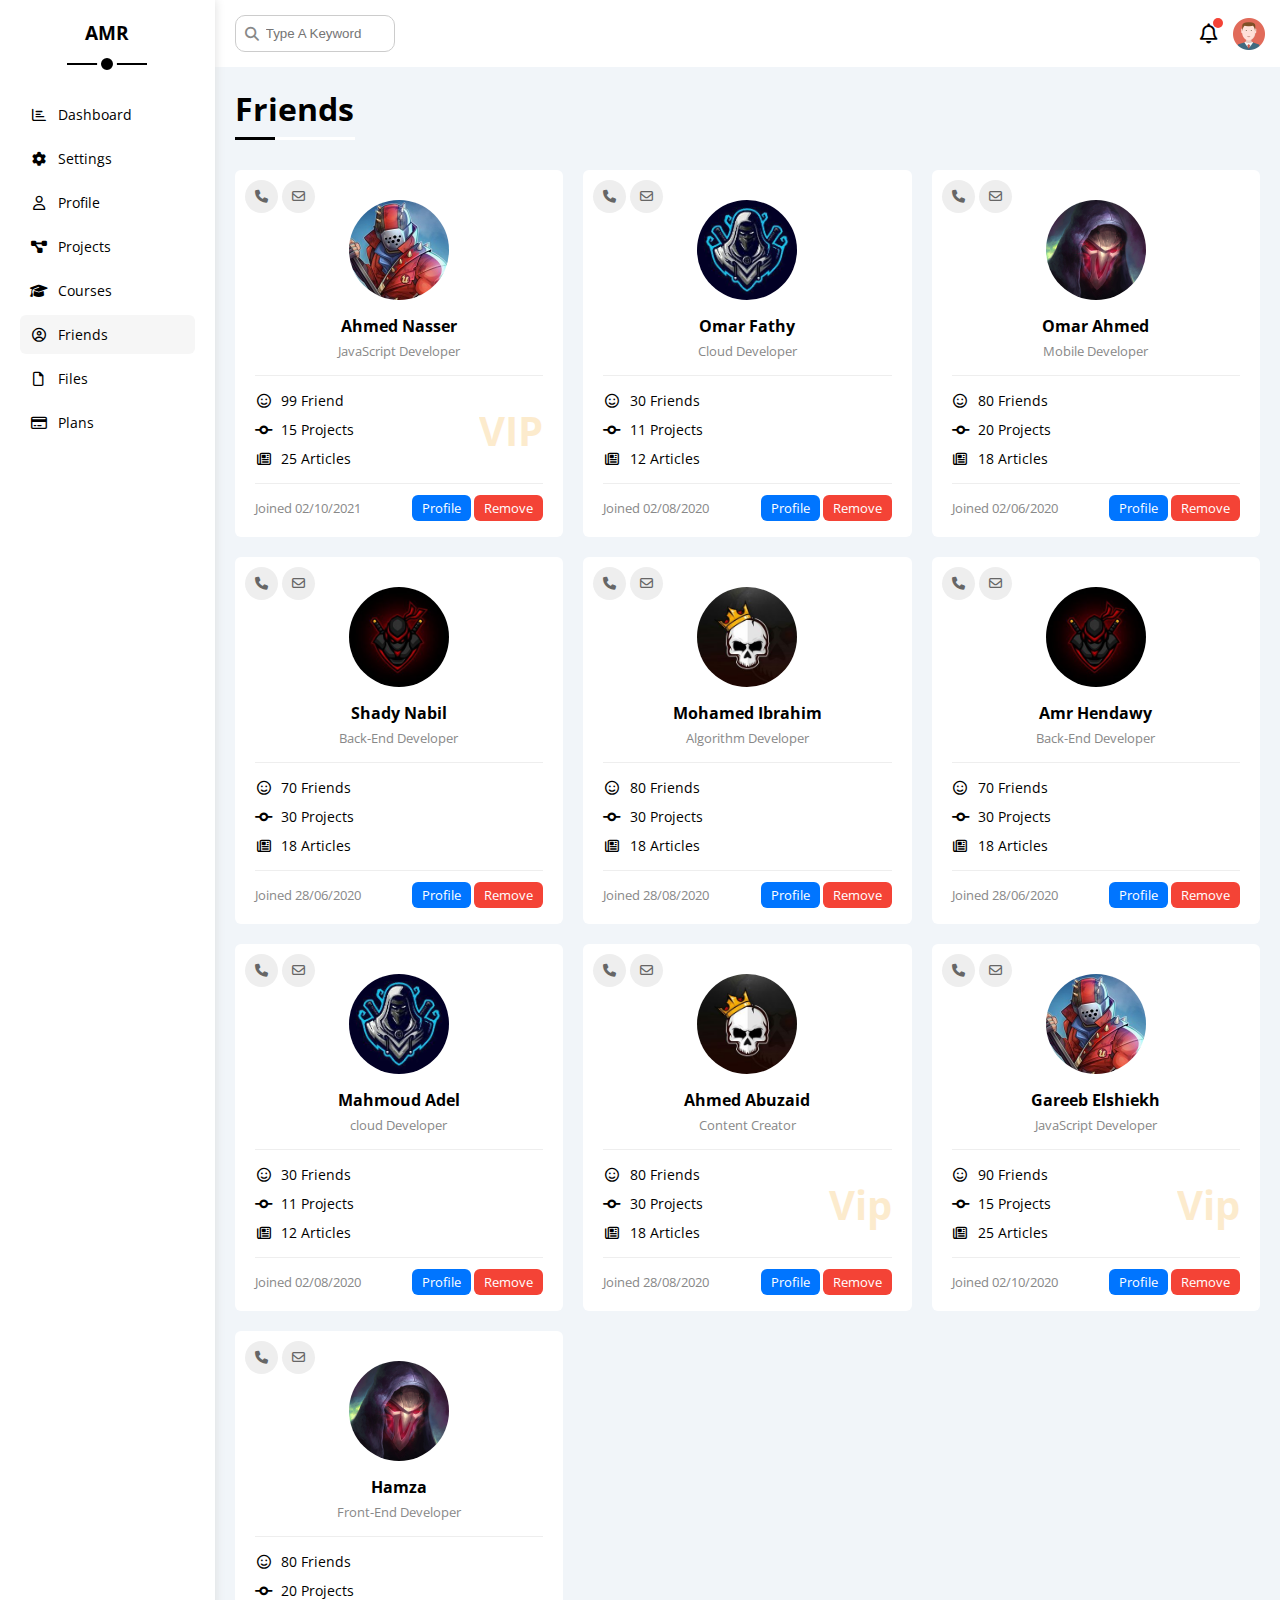
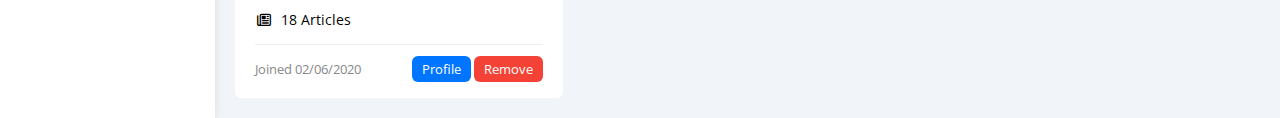
<file: Friends.html>
<!DOCTYPE html>
<html lang="en">
<head>
    <meta charset="UTF-8">
    <meta http-equiv="X-UA-Compatible" content="IE=edge">
    <meta name="viewport" content="width=device-width, initial-scale=1.0">
    <title>Friends</title>
    <link rel="stylesheet" href="./css/framework.css">
    <link rel="stylesheet" href="./css/master.css">
    <link rel="stylesheet" href="./css/all.min.css">
    <link rel="preconnect" href="https://fonts.googleapis.com">
    <link rel="preconnect" href="https://fonts.gstatic.com" crossorigin>
    <link href="https://fonts.googleapis.com/css2?family=Open+Sans:wght@300;500&display=swap" rel="stylesheet">

</head>
<body>
    <div class="page d-flex">
        <div class="sidebar bg-white p-20 p-relative">
            <h3 class="txt-c p-relative mt-0 ">AMR</h3>
            <ul>
                <li>
                    <a class=" d-flex fs-14 align-center rad-6 p-10 c-black" href="index.html">
                         <i class="fa-regular fa-chart-bar fa-fw "></i>
                         <span>Dashboard</span>
                    </a>
                </li>
                <li>
                    <a class="  d-flex fs-14 align-center rad-6 p-10 c-black" href="Settings.html">
                         <i class="fa-solid fa-gear fa-fw "></i>
                         <span>Settings</span>
                    </a>
                </li>
                <li>
                    <a class=" d-flex fs-14 align-center rad-6 p-10 c-black" href="Profile.html">
                         <i class="fa-regular fa-user fa-fw"></i>
                         <span>Profile</span>
                    </a>
                </li>
                <li>
                    <a class=" d-flex fs-14 align-center rad-6 p-10 c-black" href="Projects.html">
                         <i class="fa-solid fa-diagram-project fa-fw "></i>
                         <span>Projects</span>
                    </a>
                </li>
                <li>
                    <a class=" d-flex fs-14 align-center rad-6 p-10 c-black" href="Courses.html">
                         <i class="fa-solid fa-graduation-cap fa-fw "></i>
                         <span>Courses</span>
                    </a>
                </li>
                <li>
                    <a class=" active d-flex fs-14 align-center rad-6 p-10 c-black" href="Friends.html">
                         <i class="fa-regular fa-circle-user fa-fw "></i>
                         <span>Friends</span>
                    </a>
                </li>
                <li>
                    <a class=" d-flex fs-14 align-center rad-6 p-10 c-black" href="Files.html">
                         <i class="fa-regular fa-file fa-fw"></i>
                         <span>Files</span>
                    </a>
                </li>
                <li>
                    <a class=" d-flex fs-14 align-center rad-6 p-10 c-black" href="Plans.html">
                         <i class="fa-regular fa-credit-card fa-fw "></i>
                         <span>Plans</span>
                    </a>
                </li>
            </ul>
        </div>
        <div class="content w-full">
            <div class="head between-flex bg-white p-15">
                <div class="search p-relative">
                    <input type="search" placeholder="Type A Keyword" class="p-10">
                </div>
                <div class="icon d-flex align-center">
                    <span class="notification p-relative">
                        <i class="fa-regular fa-bell fa-lg"></i>
                    </span>
                    <img src="./img/Dashboard_files/avatar.png" alt="">
                </div>
            </div>
            <h1 class="p-relative">Friends</h1>
            <div class="friends-page d-grid m-20 gap-20">
                <div class="friend bg-white rad-6 p-20 p-relative">
                    <div class="contact">
                        <i class="fa-solid fa-phone"></i>
                        <i class="fa-regular fa-envelope"></i>
                    </div>
                    <div class="txt-c">
                        <img class="rad-half mt-10 mb-10 w-100 h-100" src="./img/Dashboard_files/friend-01.jpg" alt="">
                        <h4 class="m-0">Ahmed Nasser</h4>
                        <p class="c-grey fs-13 mt-5 mb-0">JavaScript Developer</p>
                    </div>
                    <div class="icons fs-14 p-relative">
                        <div class="mb-10">
                            <i class="fa-regular fa-face-smile fa-fw"></i>
                            <span>99 Friend</span>
                        </div>
                        <div class="mb-10">
                            <i class="fa-solid fa-code-commit fa-fw"></i>
                            <span>15 Projects</span>
                        </div>
                        <div >
                            <i class="fa-regular fa-newspaper fa-fw"></i>
                            <span>25 Articles</span>
                        </div>
                        <span class="vip c-orange fw-bold">VIP</span>
                    </div>
                    <div class="info between-flex fs-13">
                        <span class="c-grey">Joined 02/10/2021</span>
                        <div>
                            <a class="bg-blue c-white btn-shape" href="profile.html">Profile</a>
                            <a class="bg-red c-white btn-shape" href="#">Remove</a>
                        </div>
                    </div>
                </div>
                <div class="friend bg-white rad-6 p-20 p-relative">
                    <div class="contact">
                        <i class="fa-solid fa-phone"></i>
                        <i class="fa-regular fa-envelope"></i>
                    </div>
                    <div class="txt-c">
                        <img class="rad-half mt-10 mb-10 w-100 h-100" src="./img/Dashboard_files/friend-02.jpg" alt="">
                        <h4 class="m-0">Omar Fathy</h4>
                        <p class="c-grey fs-13 mt-5 mb-0">Cloud Developer</p>
                    </div>
                    <div class="icons fs-14 p-relative">
                        <div class="mb-10">
                            <i class="fa-regular fa-face-smile fa-fw"></i>
                            <span>30 Friends</span>
                        </div>
                        <div class="mb-10">
                            <i class="fa-solid fa-code-commit fa-fw"></i>
                            <span>11 Projects</span>
                        </div>
                        <div >
                            <i class="fa-regular fa-newspaper fa-fw"></i>
                            <span>12 Articles</span>
                        </div>
                    </div>
                    <div class="info between-flex fs-13">
                        <span class="c-grey">Joined 02/08/2020</span>
                        <div>
                            <a class="bg-blue c-white btn-shape" href="profile.html">Profile</a>
                            <a class="bg-red c-white btn-shape" href="#">Remove</a>
                        </div>
                    </div>
                </div>
                <div class="friend bg-white rad-6 p-20 p-relative">
                    <div class="contact">
                        <i class="fa-solid fa-phone"></i>
                        <i class="fa-regular fa-envelope"></i>
                    </div>
                    <div class="txt-c">
                        <img class="rad-half mt-10 mb-10 w-100 h-100" src="./img/Dashboard_files/friend-03.jpg" alt="">
                        <h4 class="m-0">Omar Ahmed</h4>
                        <p class="c-grey fs-13 mt-5 mb-0">Mobile Developer</p>
                    </div>
                    <div class="icons fs-14 p-relative">
                        <div class="mb-10">
                            <i class="fa-regular fa-face-smile fa-fw"></i>
                            <span>80 Friends</span>
                        </div>
                        <div class="mb-10">
                            <i class="fa-solid fa-code-commit fa-fw"></i>
                            <span>20 Projects</span>
                        </div>
                        <div >
                            <i class="fa-regular fa-newspaper fa-fw"></i>
                            <span>18 Articles</span>
                        </div>
                    </div>
                    <div class="info between-flex fs-13">
                        <span class="c-grey">Joined 02/06/2020</span>
                        <div>
                            <a class="bg-blue c-white btn-shape" href="profile.html">Profile</a>
                            <a class="bg-red c-white btn-shape" href="#">Remove</a>
                        </div>
                    </div>
                </div>
                <div class="friend bg-white rad-6 p-20 p-relative">
                    <div class="contact">
                        <i class="fa-solid fa-phone"></i>
                        <i class="fa-regular fa-envelope"></i>
                    </div>
                    <div class="txt-c">
                        <img class="rad-half mt-10 mb-10 w-100 h-100" src="./img/Dashboard_files/friend-04.jpg" alt="">
                        <h4 class="m-0">Shady Nabil</h4>
                        <p class="c-grey fs-13 mt-5 mb-0">Back-End Developer</p>
                    </div>
                    <div class="icons fs-14 p-relative">
                        <div class="mb-10">
                            <i class="fa-regular fa-face-smile fa-fw"></i>
                            <span>70 Friends</span>
                        </div>
                        <div class="mb-10">
                            <i class="fa-solid fa-code-commit fa-fw"></i>
                            <span>30 Projects</span>
                        </div>
                        <div >
                            <i class="fa-regular fa-newspaper fa-fw"></i>
                            <span>18 Articles</span>
                        </div>
                    </div>
                    <div class="info between-flex fs-13">
                        <span class="c-grey">Joined 28/06/2020</span>
                        <div>
                            <a class="bg-blue c-white btn-shape" href="profile.html">Profile</a>
                            <a class="bg-red c-white btn-shape" href="#">Remove</a>
                        </div>
                    </div>
                </div>
                <div class="friend bg-white rad-6 p-20 p-relative">
                    <div class="contact">
                        <i class="fa-solid fa-phone"></i>
                        <i class="fa-regular fa-envelope"></i>
                    </div>
                    <div class="txt-c">
                        <img class="rad-half mt-10 mb-10 w-100 h-100" src="./img/Dashboard_files/friend-05.jpg" alt="">
                        <h4 class="m-0">Mohamed Ibrahim</h4>
                        <p class="c-grey fs-13 mt-5 mb-0">Algorithm Developer</p>
                    </div>
                    <div class="icons fs-14 p-relative">
                        <div class="mb-10">
                            <i class="fa-regular fa-face-smile fa-fw"></i>
                            <span>80 Friends</span>
                        </div>
                        <div class="mb-10">
                            <i class="fa-solid fa-code-commit fa-fw"></i>
                            <span>30 Projects</span>
                        </div>
                        <div >
                            <i class="fa-regular fa-newspaper fa-fw"></i>
                            <span>18 Articles</span>
                        </div>
                    </div>
                    <div class="info between-flex fs-13">
                        <span class="c-grey">Joined 28/08/2020</span>
                        <div>
                            <a class="bg-blue c-white btn-shape" href="profile.html">Profile</a>
                            <a class="bg-red c-white btn-shape" href="#">Remove</a>
                        </div>
                    </div>
                </div>
                <div class="friend bg-white rad-6 p-20 p-relative">
                    <div class="contact">
                        <i class="fa-solid fa-phone"></i>
                        <i class="fa-regular fa-envelope"></i>
                    </div>
                    <div class="txt-c">
                        <img class="rad-half mt-10 mb-10 w-100 h-100" src="./img/Dashboard_files/friend-04.jpg" alt="">
                        <h4 class="m-0">Amr Hendawy</h4>
                        <p class="c-grey fs-13 mt-5 mb-0">Back-End Developer</p>
                    </div>
                    <div class="icons fs-14 p-relative">
                        <div class="mb-10">
                            <i class="fa-regular fa-face-smile fa-fw"></i>
                            <span>70 Friends</span>
                        </div>
                        <div class="mb-10">
                            <i class="fa-solid fa-code-commit fa-fw"></i>
                            <span>30 Projects</span>
                        </div>
                        <div >
                            <i class="fa-regular fa-newspaper fa-fw"></i>
                            <span>18 Articles</span>
                        </div>
                    </div>
                    <div class="info between-flex fs-13">
                        <span class="c-grey">Joined 28/06/2020</span>
                        <div>
                            <a class="bg-blue c-white btn-shape" href="profile.html">Profile</a>
                            <a class="bg-red c-white btn-shape" href="#">Remove</a>
                        </div>
                    </div>
                </div>
                <div class="friend bg-white rad-6 p-20 p-relative">
                    <div class="contact">
                        <i class="fa-solid fa-phone"></i>
                        <i class="fa-regular fa-envelope"></i>
                    </div>
                    <div class="txt-c">
                        <img class="rad-half mt-10 mb-10 w-100 h-100" src="./img/Dashboard_files/friend-02.jpg" alt="">
                        <h4 class="m-0">Mahmoud Adel</h4>
                        <p class="c-grey fs-13 mt-5 mb-0">cloud Developer</p>
                    </div>
                    <div class="icons fs-14 p-relative">
                        <div class="mb-10">
                            <i class="fa-regular fa-face-smile fa-fw"></i>
                            <span>30 Friends</span>
                        </div>
                        <div class="mb-10">
                            <i class="fa-solid fa-code-commit fa-fw"></i>
                            <span>11 Projects</span>
                        </div>
                        <div >
                            <i class="fa-regular fa-newspaper fa-fw"></i>
                            <span>12 Articles</span>
                        </div>
                    </div>
                    <div class="info between-flex fs-13">
                        <span class="c-grey">Joined 02/08/2020</span>
                        <div>
                            <a class="bg-blue c-white btn-shape" href="profile.html">Profile</a>
                            <a class="bg-red c-white btn-shape" href="#">Remove</a>
                        </div>
                    </div>
                </div>
                <div class="friend bg-white rad-6 p-20 p-relative">
                    <div class="contact">
                        <i class="fa-solid fa-phone"></i>
                        <i class="fa-regular fa-envelope"></i>
                    </div>
                    <div class="txt-c">
                        <img class="rad-half mt-10 mb-10 w-100 h-100" src="./img/Dashboard_files/friend-05.jpg" alt="">
                        <h4 class="m-0">Ahmed Abuzaid</h4>
                        <p class="c-grey fs-13 mt-5 mb-0">Content Creator</p>
                    </div>
                    <div class="icons fs-14 p-relative">
                        <div class="mb-10">
                            <i class="fa-regular fa-face-smile fa-fw"></i>
                            <span>80 Friends</span>
                        </div>
                        <div class="mb-10">
                            <i class="fa-solid fa-code-commit fa-fw"></i>
                            <span>30 Projects</span>
                        </div>
                        <div >
                            <i class="fa-regular fa-newspaper fa-fw"></i>
                            <span>18 Articles</span>
                        </div>
                        <span class="vip c-orange fw-bold">Vip</span>
                    </div>
                    <div class="info between-flex fs-13">
                        <span class="c-grey">Joined 28/08/2020</span>
                        <div>
                            <a class="bg-blue c-white btn-shape" href="profile.html">Profile</a>
                            <a class="bg-red c-white btn-shape" href="#">Remove</a>
                        </div>
                    </div>
                </div>
                <div class="friend bg-white rad-6 p-20 p-relative">
                    <div class="contact">
                        <i class="fa-solid fa-phone"></i>
                        <i class="fa-regular fa-envelope"></i>
                    </div>
                    <div class="txt-c">
                        <img class="rad-half mt-10 mb-10 w-100 h-100" src="./img/Dashboard_files/friend-01.jpg" alt="">
                        <h4 class="m-0">Gareeb Elshiekh</h4>
                        <p class="c-grey fs-13 mt-5 mb-0">JavaScript Developer</p>
                    </div>
                    <div class="icons fs-14 p-relative">
                        <div class="mb-10">
                            <i class="fa-regular fa-face-smile fa-fw"></i>
                            <span>90 Friends</span>
                        </div>
                        <div class="mb-10">
                            <i class="fa-solid fa-code-commit fa-fw"></i>
                            <span>15 Projects</span>
                        </div>
                        <div >
                            <i class="fa-regular fa-newspaper fa-fw"></i>
                            <span>25 Articles</span>
                        </div>
                        <span class="vip c-orange fw-bold">Vip</span>
                    </div>
                    <div class="info between-flex fs-13">
                        <span class="c-grey">Joined 02/10/2020</span>
                        <div>
                            <a class="bg-blue c-white btn-shape" href="profile.html">Profile</a>
                            <a class="bg-red c-white btn-shape" href="#">Remove</a>
                        </div>
                    </div>
                </div>
                <div class="friend bg-white rad-6 p-20 p-relative">
                    <div class="contact">
                        <i class="fa-solid fa-phone"></i>
                        <i class="fa-regular fa-envelope"></i>
                    </div>
                    <div class="txt-c">
                        <img class="rad-half mt-10 mb-10 w-100 h-100" src="./img/Dashboard_files/friend-03.jpg" alt="">
                        <h4 class="m-0">Hamza</h4>
                        <p class="c-grey fs-13 mt-5 mb-0">Front-End Developer</p>
                    </div>
                    <div class="icons fs-14 p-relative">
                        <div class="mb-10">
                            <i class="fa-regular fa-face-smile fa-fw"></i>
                            <span>80 Friends</span>
                        </div>
                        <div class="mb-10">
                            <i class="fa-solid fa-code-commit fa-fw"></i>
                            <span>20 Projects</span>
                        </div>
                        <div >
                            <i class="fa-regular fa-newspaper fa-fw"></i>
                            <span>18 Articles</span>
                        </div>
                    </div>
                    <div class="info between-flex fs-13">
                        <span class="c-grey">Joined 02/06/2020</span>
                        <div>
                            <a class="bg-blue c-white btn-shape" href="profile.html">Profile</a>
                            <a class="bg-red c-white btn-shape" href="#">Remove</a>
                        </div>
                    </div>
                </div>
            </div>
        </div>
    </div>
</div>
</body>  
</html>
</file>
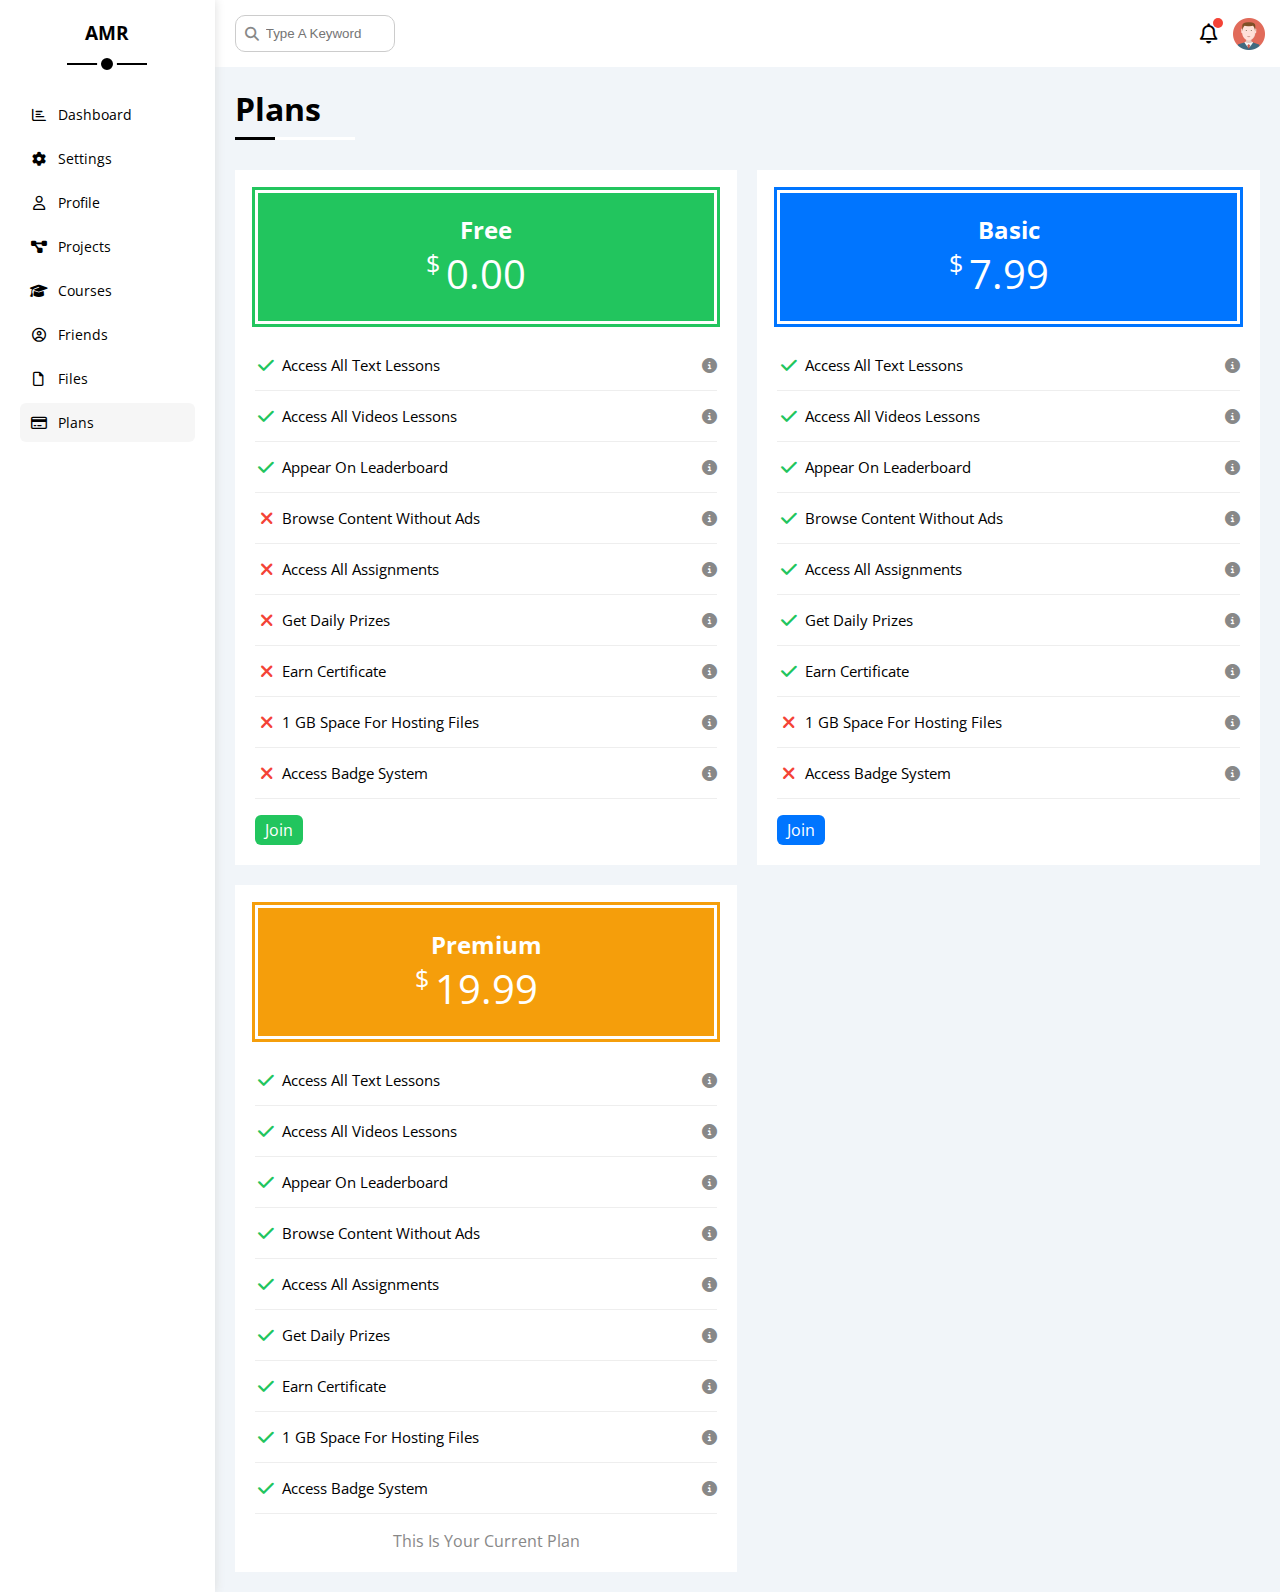
<file: Plans.html>
<!DOCTYPE html>
<html lang="en">
<head>
    <meta charset="UTF-8">
    <meta http-equiv="X-UA-Compatible" content="IE=edge">
    <meta name="viewport" content="width=device-width, initial-scale=1.0">
    <title>Plans</title>
    <link rel="stylesheet" href="./css/framework.css">
    <link rel="stylesheet" href="./css/master.css">
    <link rel="stylesheet" href="./css/all.min.css">
    <link rel="preconnect" href="https://fonts.googleapis.com">
    <link rel="preconnect" href="https://fonts.gstatic.com" crossorigin>
    <link href="https://fonts.googleapis.com/css2?family=Open+Sans:wght@300;500&display=swap" rel="stylesheet">

</head>
<body>
    <div class="page d-flex">
        <div class="sidebar bg-white p-20 p-relative">
            <h3 class="txt-c p-relative mt-0 ">AMR</h3>
            <ul>
                <li>
                    <a class=" d-flex fs-14 align-center rad-6 p-10 c-black" href="index.html">
                         <i class="fa-regular fa-chart-bar fa-fw "></i>
                         <span>Dashboard</span>
                    </a>
                </li>
                <li>
                    <a class="  d-flex fs-14 align-center rad-6 p-10 c-black" href="Settings.html">
                         <i class="fa-solid fa-gear fa-fw "></i>
                         <span>Settings</span>
                    </a>
                </li>
                <li>
                    <a class=" d-flex fs-14 align-center rad-6 p-10 c-black" href="Profile.html">
                         <i class="fa-regular fa-user fa-fw"></i>
                         <span>Profile</span>
                    </a>
                </li>
                <li>
                    <a class=" d-flex fs-14 align-center rad-6 p-10 c-black" href="Projects.html">
                         <i class="fa-solid fa-diagram-project fa-fw "></i>
                         <span>Projects</span>
                    </a>
                </li>
                <li>
                    <a class=" d-flex fs-14 align-center rad-6 p-10 c-black" href="Courses.html">
                         <i class="fa-solid fa-graduation-cap fa-fw "></i>
                         <span>Courses</span>
                    </a>
                </li>
                <li>
                    <a class="  d-flex fs-14 align-center rad-6 p-10 c-black" href="Friends.html">
                         <i class="fa-regular fa-circle-user fa-fw "></i>
                         <span>Friends</span>
                    </a>
                </li>
                <li>
                    <a class="  d-flex fs-14 align-center rad-6 p-10 c-black" href="Files.html">
                         <i class="fa-regular fa-file fa-fw"></i>
                         <span>Files</span>
                    </a>
                </li>
                <li>
                    <a class="active d-flex fs-14 align-center rad-6 p-10 c-black" href="Plans.html">
                         <i class="fa-regular fa-credit-card fa-fw "></i>
                         <span>Plans</span>
                    </a>
                </li>
            </ul>
        </div>
        <div class="content w-full">
            <div class="head between-flex bg-white p-15">
                <div class="search p-relative">
                    <input type="search" placeholder="Type A Keyword" class="p-10">
                </div>
                <div class="icon d-flex align-center">
                    <span class="notification p-relative">
                        <i class="fa-regular fa-bell fa-lg"></i>
                    </span>
                    <img src="./img/Dashboard_files/avatar.png" alt="">
                </div>
            </div>
            <h1 class="p-relative">Plans</h1>
            <div class="plans-page d-grid gap-20 m-20">
                <div class="plan green bg-white p-20">
                    <div class="top bg-green txt-c p-20">
                        <h2 class="m-0 c-white">Free</h2>
                        <div class="price c-white">
                            <span>$</span>
                            0.00
                        </div>
                    </div>
                    <ul>
                        <li>
                            <i class="fa-solid fa-check fa-fw yes"></i>
                            <span>Access All Text Lessons</span>
                            <i class="fa-solid fa-circle-info help"></i>
                        </li>
                        <li>
                            <i class="fa-solid fa-check fa-fw yes"></i>
                            <span>Access All Videos Lessons</span>
                            <i class="fa-solid fa-circle-info help"></i>
                        </li>
                        <li>
                            <i class="fa-solid fa-check fa-fw yes"></i>
                            <span>
                                Appear On Leaderboard</span>
                            <i class="fa-solid fa-circle-info help"></i>
                        </li>
                        <li>
                            <i class="fa-solid fa-xmark fa-fw"></i>
                            <span>Browse Content Without Ads</span>
                            <i class="fa-solid fa-circle-info help"></i>
                        </li>
                        <li>
                            <i class="fa-solid fa-xmark fa-fw"></i>
                            <span>Access All Assignments</span>
                            <i class="fa-solid fa-circle-info help"></i>
                        </li>
                        <li>
                            <i class="fa-solid fa-xmark fa-fw"></i>
                            <span>Get Daily Prizes</span>
                            <i class="fa-solid fa-circle-info help"></i>
                        </li>
                        <li>
                            <i class="fa-solid fa-xmark fa-fw"></i>
                            <span>Earn Certificate</span>
                            <i class="fa-solid fa-circle-info help"></i>
                        </li>
                        <li>
                            <i class="fa-solid fa-xmark fa-fw"></i>
                            <span> 1 GB Space For Hosting Files</span>
                            <i class="fa-solid fa-circle-info help"></i>
                        </li>
                        <li>
                            <i class="fa-solid fa-xmark fa-fw"></i>
                            <span>Access Badge System</span>
                            <i class="fa-solid fa-circle-info help"></i>
                        </li>
                    </ul>
                    <a href="#" class="btn-shape bg-green c-white d-block w-fit">Join</a>
                </div>
                <div class="plan blue bg-white p-20">
                    <div class="top bg-blue txt-c p-20">
                        <h2 class="m-0 c-white">Basic</h2>
                        <div class="price c-white">
                            <span>$</span>
                            7.99
                        </div>
                    </div>
                    <ul>
                        <li>
                            <i class="fa-solid fa-check fa-fw yes"></i>
                            <span>Access All Text Lessons</span>
                            <i class="fa-solid fa-circle-info help"></i>
                        </li>
                        <li>
                            <i class="fa-solid fa-check fa-fw yes"></i>
                            <span>Access All Videos Lessons</span>
                            <i class="fa-solid fa-circle-info help"></i>
                        </li>
                        <li>
                            <i class="fa-solid fa-check fa-fw yes"></i>
                            <span>Appear On Leaderboard</span>
                            <i class="fa-solid fa-circle-info help"></i>
                        </li>
                        <li>
                            <i class="fa-solid fa-check fa-fw yes"></i>
                            <span>Browse Content Without Ads</span>
                            <i class="fa-solid fa-circle-info help"></i>
                        </li>
                        <li>
                            <i class="fa-solid fa-check fa-fw yes"></i>
                            <span>Access All Assignments</span>
                            <i class="fa-solid fa-circle-info help"></i>
                        </li>
                        <li>
                            <i class="fa-solid fa-check fa-fw yes"></i>
                            <span>Get Daily Prizes</span>
                            <i class="fa-solid fa-circle-info help"></i>
                        </li>
                        <li>
                            <i class="fa-solid fa-check fa-fw yes"></i>
                            <span>Earn Certificate</span>
                            <i class="fa-solid fa-circle-info help"></i>
                        </li>
                        <li>
                            <i class="fa-solid fa-xmark fa-fw"></i>
                            <span> 1 GB Space For Hosting Files</span>
                            <i class="fa-solid fa-circle-info help"></i>
                        </li>
                        <li>
                            <i class="fa-solid fa-xmark fa-fw"></i>
                            <span>Access Badge System</span>
                            <i class="fa-solid fa-circle-info help"></i>
                        </li>
                    </ul>
                    <a href="#" class="btn-shape bg-blue c-white d-block w-fit">Join</a>
                </div>
                <div class="plan orange bg-white p-20">
                    <div class="top bg-orange txt-c p-20">
                        <h2 class="m-0 c-white">Premium</h2>
                        <div class="price c-white">
                            <span>$</span>
                            19.99
                        </div>
                    </div>
                    <ul>
                        <li>
                            <i class="fa-solid fa-check fa-fw yes"></i>
                            <span>Access All Text Lessons</span>
                            <i class="fa-solid fa-circle-info help"></i>
                        </li>
                        <li>
                            <i class="fa-solid fa-check fa-fw yes"></i>
                            <span>Access All Videos Lessons</span>
                            <i class="fa-solid fa-circle-info help"></i>
                        </li>
                        <li>
                            <i class="fa-solid fa-check fa-fw yes"></i>
                            <span>Appear On Leaderboard</span>
                            <i class="fa-solid fa-circle-info help"></i>
                        </li>
                        <li>
                            <i class="fa-solid fa-check fa-fw yes"></i>
                            <span>Browse Content Without Ads</span>
                            <i class="fa-solid fa-circle-info help"></i>
                        </li>
                        <li>
                            <i class="fa-solid fa-check fa-fw yes"></i>
                            <span>Access All Assignments</span>
                            <i class="fa-solid fa-circle-info help"></i>
                        </li>
                        <li>
                            <i class="fa-solid fa-check fa-fw yes"></i>
                            <span>Get Daily Prizes</span>
                            <i class="fa-solid fa-circle-info help"></i>
                        </li>
                        <li>
                            <i class="fa-solid fa-check fa-fw yes"></i>
                            <span>Earn Certificate</span>
                            <i class="fa-solid fa-circle-info help"></i>
                        </li>
                        <li>
                            <i class="fa-solid fa-check fa-fw yes"></i>
                            <span> 1 GB Space For Hosting Files</span>
                            <i class="fa-solid fa-circle-info help"></i>
                        </li>
                        <li>
                            <i class="fa-solid fa-check fa-fw yes"></i>
                            <span>Access Badge System</span>
                            <i class="fa-solid fa-circle-info help"></i>
                        </li>
                    </ul>
                    <p class="c-grey txt-c m-0"> This Is Your Current Plan</p>
                </div>
            </div>
            
        </div>
    </div>
</div>
</body>  
</html>
</file>
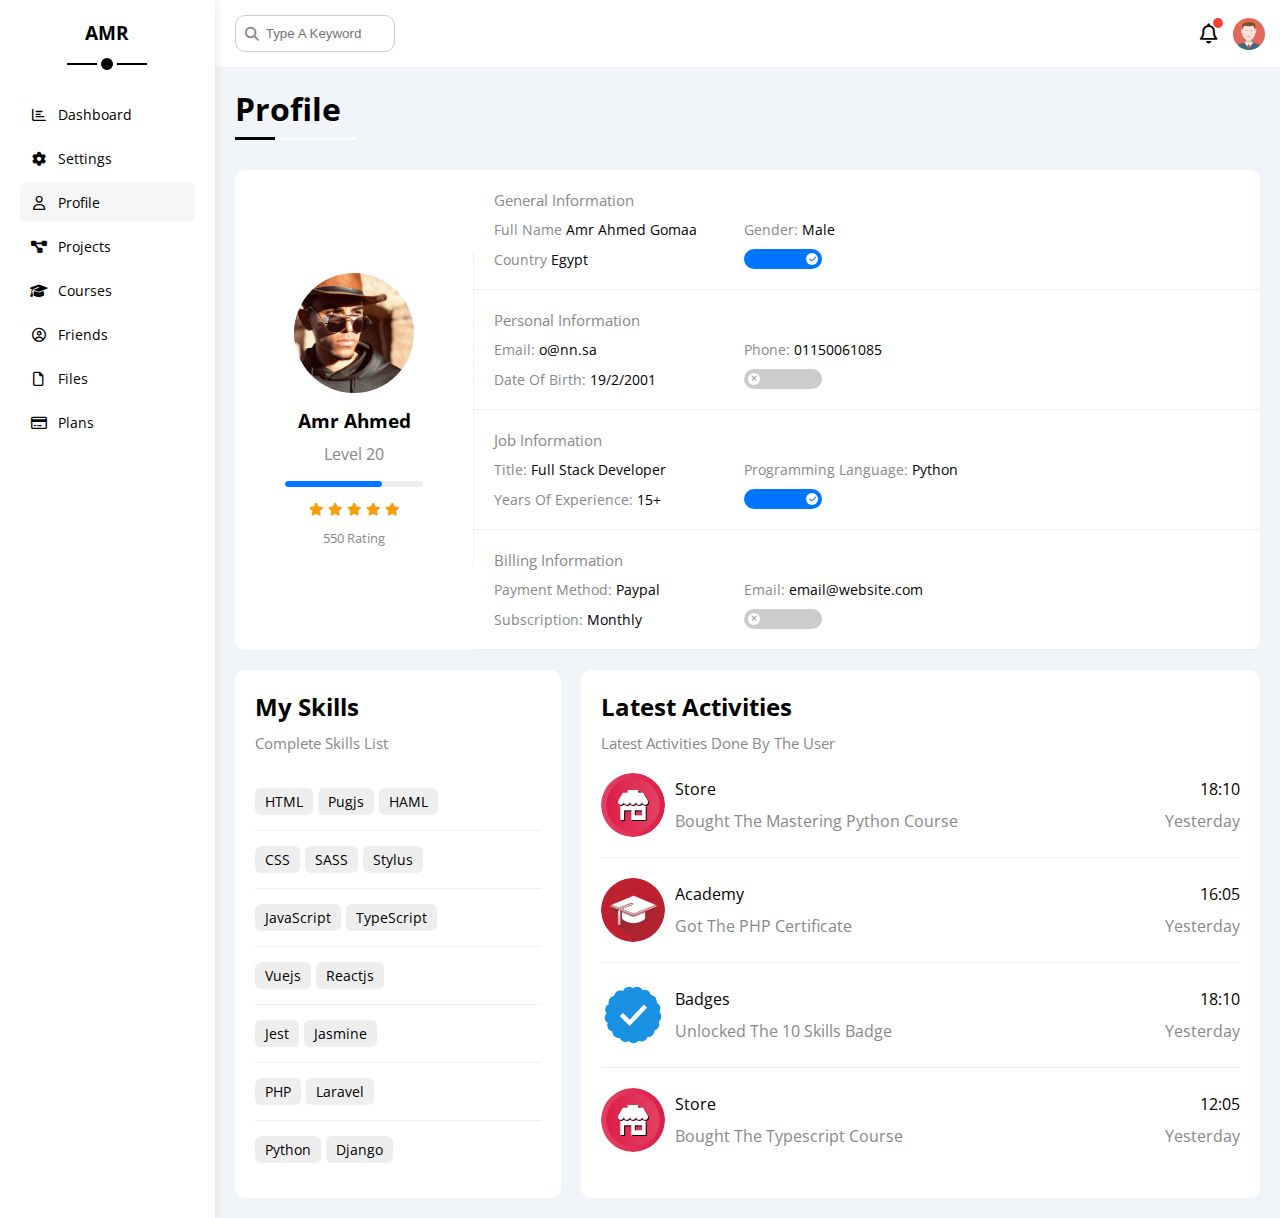
<file: Profile.html>
<!DOCTYPE html>
<html lang="en">
<head>
    <meta charset="UTF-8">
    <meta http-equiv="X-UA-Compatible" content="IE=edge">
    <meta name="viewport" content="width=device-width, initial-scale=1.0">
    <title>Profile</title>
    <link rel="stylesheet" href="./css/framework.css">
    <link rel="stylesheet" href="./css/master.css">
    <link rel="stylesheet" href="./css/all.min.css">
    <link rel="preconnect" href="https://fonts.googleapis.com">
    <link rel="preconnect" href="https://fonts.gstatic.com" crossorigin>
    <link href="https://fonts.googleapis.com/css2?family=Open+Sans:wght@300;500&display=swap" rel="stylesheet">

</head>
<body>
    <div class="page d-flex">
        <div class="sidebar bg-white p-20 p-relative">
            <h3 class="txt-c p-relative mt-0 ">AMR</h3>
            <ul>
                <li>
                    <a class=" d-flex fs-14 align-center rad-6 p-10 c-black" href="index.html">
                         <i class="fa-regular fa-chart-bar fa-fw "></i>
                         <span>Dashboard</span>
                    </a>
                </li>
                <li>
                    <a class="  d-flex fs-14 align-center rad-6 p-10 c-black" href="Settings.html">
                         <i class="fa-solid fa-gear fa-fw "></i>
                         <span>Settings</span>
                    </a>
                </li>
                <li>
                    <a class="active d-flex fs-14 align-center rad-6 p-10 c-black" href="Profile.html">
                         <i class="fa-regular fa-user fa-fw"></i>
                         <span>Profile</span>
                    </a>
                </li>
                <li>
                    <a class=" d-flex fs-14 align-center rad-6 p-10 c-black" href="Projects.html">
                         <i class="fa-solid fa-diagram-project fa-fw "></i>
                         <span>Projects</span>
                    </a>
                </li>
                <li>
                    <a class=" d-flex fs-14 align-center rad-6 p-10 c-black" href="Courses.html">
                         <i class="fa-solid fa-graduation-cap fa-fw "></i>
                         <span>Courses</span>
                    </a>
                </li>
                <li>
                    <a class=" d-flex fs-14 align-center rad-6 p-10 c-black" href="Friends.html">
                         <i class="fa-regular fa-circle-user fa-fw "></i>
                         <span>Friends</span>
                    </a>
                </li>
                <li>
                    <a class=" d-flex fs-14 align-center rad-6 p-10 c-black" href="Files.html">
                         <i class="fa-regular fa-file fa-fw"></i>
                         <span>Files</span>
                    </a>
                </li>
                <li>
                    <a class=" d-flex fs-14 align-center rad-6 p-10 c-black" href="Plans.html">
                         <i class="fa-regular fa-credit-card fa-fw "></i>
                         <span>Plans</span>
                    </a>
                </li>
            </ul>
        </div>
        <div class="content w-full">
            <div class="head between-flex bg-white p-15">
                <div class="search p-relative">
                    <input type="search" placeholder="Type A Keyword" class="p-10">
                </div>
                <div class="icon d-flex align-center">
                    <span class="notification p-relative">
                        <i class="fa-regular fa-bell fa-lg"></i>
                    </span>
                    <img src="./img/Dashboard_files/avatar.png" alt="">
                </div>
            </div>
            <h1 class="p-relative">Profile</h1>
            <div class="profile-page m-20">
                <div class="overview bg-white rad-10 d-flex align-center">
                    <div class="avatar-box txt-c p-20">
                        <img src="./img/Dashboard_files/unnamed.jpg" alt="" class="mb-10 rad-half">
                        <h3 class="m-0">Amr Ahmed</h3>
                        <p class="c-grey mt-10">Level 20</p>
                        <div class="level rad-6 bg-eee p-relative">
                            <span style="width: 70% ;"></span>
                        </div>
                        <div class="rating mt-10 mb-10">
                            <i class="fa-solid fa-star c-orange fs-13"></i>
                            <i class="fa-solid fa-star c-orange fs-13"></i>
                            <i class="fa-solid fa-star c-orange fs-13"></i>
                            <i class="fa-solid fa-star c-orange fs-13"></i>
                            <i class="fa-solid fa-star c-orange fs-13"></i>
                        </div>
                        <p class="c-grey m-0 fs-13">550 Rating</p>
                    </div>
                    <div class="info-box w-full txt-c-mobile">
                        <div class="box p-20 d-flex align-center">
                            <h4 class="c-grey fs-15 w-full m-0">General Information</h4>
                            <div class="fs-14">
                                <span class="c-grey">Full Name</span>
                                <span>Amr Ahmed Gomaa</span>
                            </div>
                            <div class="fs-14">
                                <span class="c-grey">Gender:</span>
                                <span>Male</span>
                            </div>
                            <div class="fs-14">
                                <span class="c-grey">Country</span>
                                <span>Egypt</span>
                            </div>
                            <div class="fs-14">
                                <label>
                                    <input type="checkbox" class="toggle-checkbox" checked>
                                    <div class="toggle-switch"></div>
                                </label>
                            </div>
                        </div>
                        <div class="box p-20 d-flex align-center">
                            <h4 class="c-grey fs-15 w-full m-0">Personal Information</h4>
                            <div class="fs-14">
                                <span class="c-grey">Email:</span>
                                <span>o@nn.sa</span>
                            </div>
                            <div class="fs-14">
                                <span class="c-grey">Phone:</span>
                                <span>01150061085</span>
                            </div>
                            <div class="fs-14">
                                <span class="c-grey">Date Of Birth:</span>
                                <span>19/2/2001</span>
                            </div>
                            <div class="fs-14">
                                <label>
                                    <input type="checkbox" class="toggle-checkbox" >
                                    <div class="toggle-switch"></div>
                                </label>
                            </div>
                        </div>
                        <div class="box p-20 d-flex align-center">
                            <h4 class="c-grey fs-15 w-full m-0">Job Information</h4>
                            <div class="fs-14">
                                <span class="c-grey">Title: </span>
                                <span>Full Stack Developer</span>
                            </div>
                            <div class="fs-14">
                                <span class="c-grey">
                                    Programming Language:</span>
                                <span>Python</span>
                            </div>
                            <div class="fs-14">
                                <span class="c-grey">Years Of Experience: </span>
                                <span>15+</span>
                            </div>
                            <div class="fs-14">
                                <label>
                                    <input type="checkbox" class="toggle-checkbox" checked>
                                    <div class="toggle-switch"></div>
                                </label>
                            </div>
                        </div>
                        <div class="box p-20 d-flex align-center">
                            <h4 class="c-grey fs-15 w-full m-0">Billing Information</h4>
                            <div class="fs-14">
                                <span class="c-grey">Payment Method:</span>
                                <span>Paypal</span>
                            </div>
                            <div class="fs-14">
                                <span class="c-grey">Email:</span>
                                <span>email@website.com</span>
                            </div>
                            <div class="fs-14">
                                <span class="c-grey">Subscription:</span>
                                <span>Monthly</span>
                            </div>
                            <div class="fs-14">
                                <label>
                                    <input type="checkbox" class="toggle-checkbox" >
                                    <div class="toggle-switch"></div>
                                </label>
                            </div>
                        </div>
                    </div>
                </div>
                <div class="other-data d-flex gap-20">
                    <div class="skills-card p-20 bg-white rad-10 mt-20 ">
                        <h2 class="mt-0 mb-10">My Skills </h2>
                        <p class="c-grey fs-15 mt-0 mb-20">Complete Skills List</p>
                        <ul class="m-0 txt-c-mobile">
                            <li><span>HTML</span><span>Pugjs</span><span>HAML</span></li>
                            <li><span>CSS</span><span>SASS</span><span>Stylus</span></li>
                            <li><span>JavaScript</span><span>TypeScript</span></li>
                            <li><span>Vuejs</span><span>Reactjs</span></li>
                            <li><span>Jest</span><span>Jasmine</span></li>
                            <li><span>PHP</span><span>Laravel</span></li>
                            <li><span>Python</span><span>Django</span></li>
                        </ul>
                    </div>
                    <div class="activities p-20 bg-white rad-10 mt-20 ">
                        <h2 class="mt-0 mb-10">Latest Activities </h2>
                        <p class="c-grey fs-15 mt-0 mb-20">Latest Activities Done By The User</p>
                        <div class="activity d-flex align-center txt-c-mobile">
                            <img src="./img/Dashboard_files/activity-01.png" alt="" class="rad-half">
                            <div class="info">
                                <span class="d-block mb-10">Store</span>
                                <span class="c-grey">Bought The Mastering Python Course</span>
                            </div>
                            <div class="date">
                                <span class="d-block mb-10">18:10</span>
                                <span class="c-grey">Yesterday</span>
                            </div>
                        </div>
                        <div class="activity d-flex align-center txt-c-mobile">
                            <img src="./img/Dashboard_files/activity-02.png" alt="" class="rad-half">
                            <div class="info">
                                <span class="d-block mb-10">Academy</span>
                                <span class="c-grey">Got The PHP Certificate</span>
                            </div>
                            <div class="date">
                                <span class="d-block mb-10">16:05</span>
                                <span class="c-grey">Yesterday</span>
                            </div>
                        </div>
                        <div class="activity d-flex align-center txt-c-mobile">
                            <img src="./img/Dashboard_files/activity-03.png" alt="" class="rad-half">
                            <div class="info">
                                <span class="d-block mb-10">Badges</span>
                                <span class="c-grey">Unlocked The 10 Skills Badge</span>
                            </div>
                            <div class="date">
                                <span class="d-block mb-10">18:10</span>
                                <span class="c-grey">Yesterday</span>
                            </div>
                        </div>
                        <div class="activity d-flex align-center txt-c-mobile">
                            <img src="./img/Dashboard_files/activity-01.png" alt="" class="rad-half">
                            <div class="info">
                                <span class="d-block mb-10">Store</span>
                                <span class="c-grey">Bought The Typescript Course</span>
                            </div>
                            <div class="date">
                                <span class="d-block mb-10">12:05</span>
                                <span class="c-grey">Yesterday</span>
                            </div>
                        </div>
                    </div>
                </div>
            </div>
            
        </div>
    </div>
</div>
</body>  
</html>
</file>
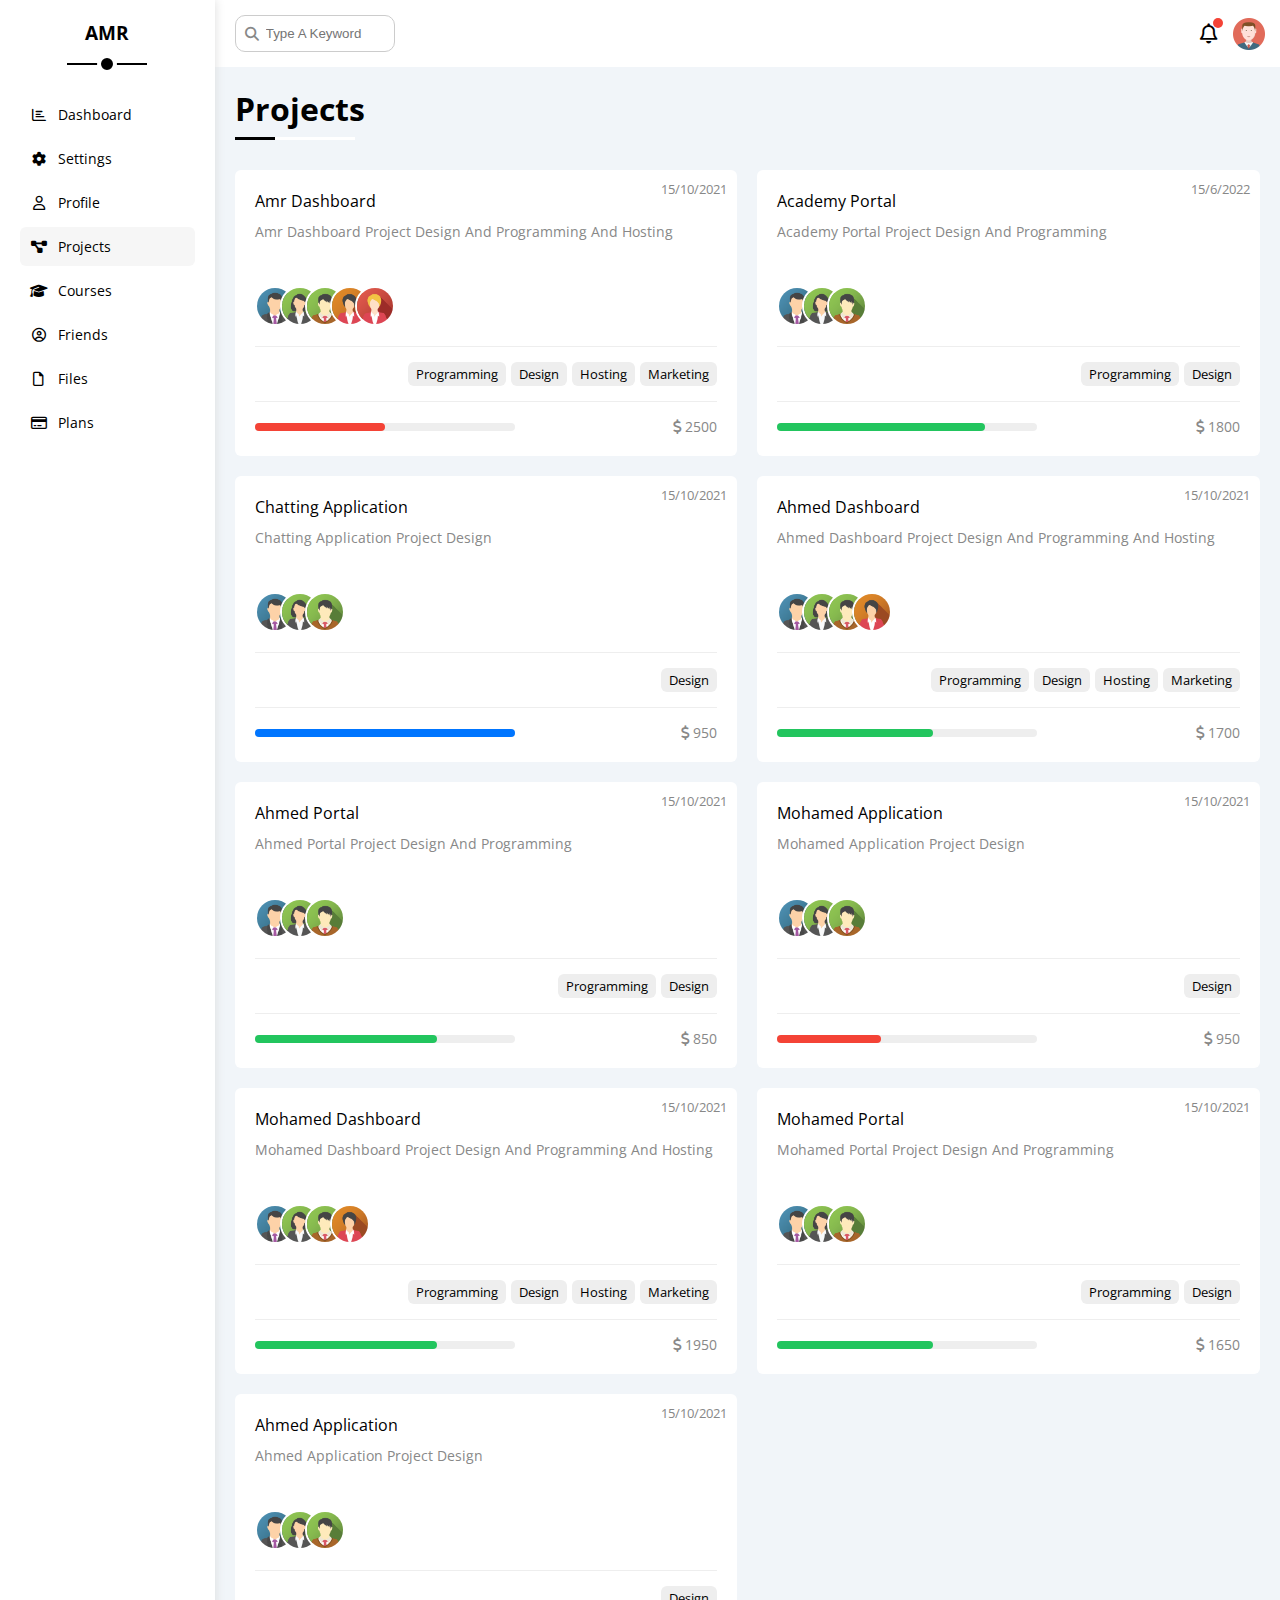
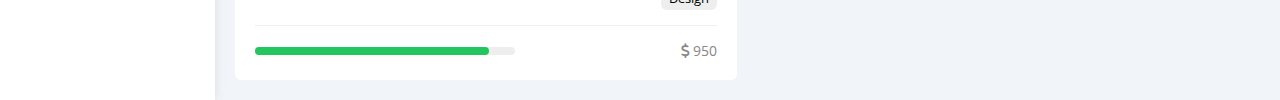
<file: Projects.html>
<!DOCTYPE html>
<html lang="en">
<head>
    <meta charset="UTF-8">
    <meta http-equiv="X-UA-Compatible" content="IE=edge">
    <meta name="viewport" content="width=device-width, initial-scale=1.0">
    <title>Projects</title>
    <link rel="stylesheet" href="./css/framework.css">
    <link rel="stylesheet" href="./css/master.css">
    <link rel="stylesheet" href="./css/all.min.css">
    <link rel="preconnect" href="https://fonts.googleapis.com">
    <link rel="preconnect" href="https://fonts.gstatic.com" crossorigin>
    <link href="https://fonts.googleapis.com/css2?family=Open+Sans:wght@300;500&display=swap" rel="stylesheet">

</head>
<body>
    <div class="page d-flex">
        <div class="sidebar bg-white p-20 p-relative">
            <h3 class="txt-c p-relative mt-0 ">AMR</h3>
            <ul>
                <li>
                    <a class=" d-flex fs-14 align-center rad-6 p-10 c-black" href="index.html">
                         <i class="fa-regular fa-chart-bar fa-fw "></i>
                         <span>Dashboard</span>
                    </a>
                </li>
                <li>
                    <a class="  d-flex fs-14 align-center rad-6 p-10 c-black" href="Settings.html">
                         <i class="fa-solid fa-gear fa-fw "></i>
                         <span>Settings</span>
                    </a>
                </li>
                <li>
                    <a class=" d-flex fs-14 align-center rad-6 p-10 c-black" href="Profile.html">
                         <i class="fa-regular fa-user fa-fw"></i>
                         <span>Profile</span>
                    </a>
                </li>
                <li>
                    <a class="active d-flex fs-14 align-center rad-6 p-10 c-black" href="Projects.html">
                         <i class="fa-solid fa-diagram-project fa-fw "></i>
                         <span>Projects</span>
                    </a>
                </li>
                <li>
                    <a class=" d-flex fs-14 align-center rad-6 p-10 c-black" href="Courses.html">
                         <i class="fa-solid fa-graduation-cap fa-fw "></i>
                         <span>Courses</span>
                    </a>
                </li>
                <li>
                    <a class=" d-flex fs-14 align-center rad-6 p-10 c-black" href="Friends.html">
                         <i class="fa-regular fa-circle-user fa-fw "></i>
                         <span>Friends</span>
                    </a>
                </li>
                <li>
                    <a class=" d-flex fs-14 align-center rad-6 p-10 c-black" href="Files.html">
                         <i class="fa-regular fa-file fa-fw"></i>
                         <span>Files</span>
                    </a>
                </li>
                <li>
                    <a class=" d-flex fs-14 align-center rad-6 p-10 c-black" href="Plans.html">
                         <i class="fa-regular fa-credit-card fa-fw "></i>
                         <span>Plans</span>
                    </a>
                </li>
            </ul>
        </div>
        <div class="content w-full">
            <div class="head between-flex bg-white p-15">
                <div class="search p-relative">
                    <input type="search" placeholder="Type A Keyword" class="p-10">
                </div>
                <div class="icon d-flex align-center">
                    <span class="notification p-relative">
                        <i class="fa-regular fa-bell fa-lg"></i>
                    </span>
                    <img src="./img/Dashboard_files/avatar.png" alt="">
                </div>
            </div>
            <h1 class="p-relative">Projects</h1>
            <div class="projects-page d-grid m-20 gap-20">
                <div class="project bg-white rad-6 p-relative p-20">
                    <span class=" date fs-13 c-grey">15/10/2021</span>
                    <h4 class="m-0">Amr Dashboard</h4>
                    <p class="c-grey mt-10 mb-10 fs-14">Amr Dashboard Project Design And Programming And Hosting</p>
                    <div class="team">
                        <a href="#"><img src="./img/Dashboard_files/team-01.png" alt=""></a>
                        <a href="#"><img src="./img/Dashboard_files/team-02.png" alt=""></a>
                        <a href="#"><img src="./img/Dashboard_files/team-03.png" alt=""></a>
                        <a href="#"><img src="./img/Dashboard_files/team-04.png" alt=""></a>
                        <a href="#"><img src="./img/Dashboard_files/team-05.png" alt=""></a>
                    </div>
                    <div class="do d-flex">
                        <span class="fs-13 rad-6 bg-eee">Programming</span>
                        <span class="fs-13 rad-6 bg-eee">Design</span>
                        <span class="fs-13 rad-6 bg-eee">Hosting</span>
                        <span class="fs-13 rad-6 bg-eee">Marketing</span>
                    </div>
                    <div class="info between-flex ">
                        <div class="prog bg-eee">
                            <span class="bg-red" style="width: 50%;"></span>
                        </div>
                        <div class="fs-14 c-grey">
                            <i class="fa-solid fa-dollar-sign"></i>
                            2500
                        </div>
                    </div>
                </div>
                <div class="project bg-white rad-6 p-relative p-20">
                    <span class=" date fs-13 c-grey">15/6/2022</span>
                    <h4 class="m-0">Academy Portal</h4>
                    <p class="c-grey mt-10 mb-10 fs-14">Academy Portal Project Design And Programming</p>
                    <div class="team">
                        <a href="#"><img src="./img/Dashboard_files/team-01.png" alt=""></a>
                        <a href="#"><img src="./img/Dashboard_files/team-02.png" alt=""></a>
                        <a href="#"><img src="./img/Dashboard_files/team-03.png" alt=""></a>
                    </div>
                    <div class="do d-flex">
                        <span class="fs-13 rad-6 bg-eee">Programming</span>
                        <span class="fs-13 rad-6 bg-eee">Design</span>
                    </div>
                    <div class="info between-flex ">
                        <div class="prog bg-eee">
                            <span class="bg-green" style="width: 80%;"></span>
                        </div>
                        <div class="fs-14 c-grey">
                            <i class="fa-solid fa-dollar-sign"></i>
                            1800
                        </div>
                    </div>
                </div>
                <div class="project bg-white rad-6 p-relative p-20">
                    <span class=" date fs-13 c-grey">15/10/2021</span>
                    <h4 class="m-0">Chatting Application</h4>
                    <p class="c-grey mt-10 mb-10 fs-14">Chatting Application Project Design</p>
                    <div class="team">
                        <a href="#"><img src="./img/Dashboard_files/team-01.png" alt=""></a>
                        <a href="#"><img src="./img/Dashboard_files/team-02.png" alt=""></a>
                        <a href="#"><img src="./img/Dashboard_files/team-03.png" alt=""></a>
                    </div>
                    <div class="do d-flex">
                        <span class="fs-13 rad-6 bg-eee">Design</span>
                    </div>
                    <div class="info between-flex ">
                        <div class="prog bg-eee">
                            <span class="bg-blue" style="width: 100%;"></span>
                        </div>
                        <div class="fs-14 c-grey">
                            <i class="fa-solid fa-dollar-sign"></i>
                            950
                        </div>
                    </div>
                </div>
                <div class="project bg-white rad-6 p-relative p-20">
                    <span class=" date fs-13 c-grey">15/10/2021</span>
                    <h4 class="m-0">Ahmed Dashboard</h4>
                    <p class="c-grey mt-10 mb-10 fs-14">Ahmed Dashboard Project Design And Programming And Hosting</p>
                    <div class="team">
                        <a href="#"><img src="./img/Dashboard_files/team-01.png" alt=""></a>
                        <a href="#"><img src="./img/Dashboard_files/team-02.png" alt=""></a>
                        <a href="#"><img src="./img/Dashboard_files/team-03.png" alt=""></a>
                        <a href="#"><img src="./img/Dashboard_files/team-04.png" alt=""></a>
                    </div>
                    <div class="do d-flex">
                        <span class="fs-13 rad-6 bg-eee">Programming</span>
                        <span class="fs-13 rad-6 bg-eee">Design</span>
                        <span class="fs-13 rad-6 bg-eee">Hosting</span>
                        <span class="fs-13 rad-6 bg-eee">Marketing</span>
                    </div>
                    <div class="info between-flex ">
                        <div class="prog bg-eee">
                            <span class="bg-green" style="width: 60%;"></span>
                        </div>
                        <div class="fs-14 c-grey">
                            <i class="fa-solid fa-dollar-sign"></i>
                            1700
                        </div>
                    </div>
                </div>
                <div class="project bg-white rad-6 p-relative p-20">
                    <span class=" date fs-13 c-grey">15/10/2021</span>
                    <h4 class="m-0">Ahmed Portal</h4>
                    <p class="c-grey mt-10 mb-10 fs-14">Ahmed Portal Project Design And Programming</p>
                    <div class="team">
                        <a href="#"><img src="./img/Dashboard_files/team-01.png" alt=""></a>
                        <a href="#"><img src="./img/Dashboard_files/team-02.png" alt=""></a>
                        <a href="#"><img src="./img/Dashboard_files/team-03.png" alt=""></a>
                    </div>
                    <div class="do d-flex">
                        <span class="fs-13 rad-6 bg-eee">Programming</span>
                        <span class="fs-13 rad-6 bg-eee">Design</span>
                    </div>
                    <div class="info between-flex ">
                        <div class="prog bg-eee">
                            <span class="bg-green" style="width: 70%;"></span>
                        </div>
                        <div class="fs-14 c-grey">
                            <i class="fa-solid fa-dollar-sign"></i>
                            850
                        </div>
                    </div>
                </div>
                <div class="project bg-white rad-6 p-relative p-20">
                    <span class=" date fs-13 c-grey">15/10/2021</span>
                    <h4 class="m-0">Mohamed Application</h4>
                    <p class="c-grey mt-10 mb-10 fs-14">Mohamed Application Project Design</p>
                    <div class="team">
                        <a href="#"><img src="./img/Dashboard_files/team-01.png" alt=""></a>
                        <a href="#"><img src="./img/Dashboard_files/team-02.png" alt=""></a>
                        <a href="#"><img src="./img/Dashboard_files/team-03.png" alt=""></a>
                    </div>
                    <div class="do d-flex">
                        <span class="fs-13 rad-6 bg-eee">Design</span>
                    </div>
                    <div class="info between-flex ">
                        <div class="prog bg-eee">
                            <span class="bg-red" style="width: 40%;"></span>
                        </div>
                        <div class="fs-14 c-grey">
                            <i class="fa-solid fa-dollar-sign"></i>
                            950
                        </div>
                    </div>
                </div>
                <div class="project bg-white rad-6 p-relative p-20">
                    <span class=" date fs-13 c-grey">15/10/2021</span>
                    <h4 class="m-0">Mohamed Dashboard</h4>
                    <p class="c-grey mt-10 mb-10 fs-14">Mohamed Dashboard Project Design And Programming And Hosting</p>
                    <div class="team">
                        <a href="#"><img src="./img/Dashboard_files/team-01.png" alt=""></a>
                        <a href="#"><img src="./img/Dashboard_files/team-02.png" alt=""></a>
                        <a href="#"><img src="./img/Dashboard_files/team-03.png" alt=""></a>
                        <a href="#"><img src="./img/Dashboard_files/team-04.png" alt=""></a>
                    </div>
                    <div class="do d-flex">
                        <span class="fs-13 rad-6 bg-eee">Programming</span>
                        <span class="fs-13 rad-6 bg-eee">Design</span>
                        <span class="fs-13 rad-6 bg-eee">Hosting</span>
                        <span class="fs-13 rad-6 bg-eee">Marketing</span>
                    </div>
                    <div class="info between-flex ">
                        <div class="prog bg-eee">
                            <span class="bg-green" style="width: 70%;"></span>
                        </div>
                        <div class="fs-14 c-grey">
                            <i class="fa-solid fa-dollar-sign"></i>
                            1950
                        </div>
                    </div>
                </div>
                <div class="project bg-white rad-6 p-relative p-20">
                    <span class=" date fs-13 c-grey">15/10/2021</span>
                    <h4 class="m-0">Mohamed Portal</h4>
                    <p class="c-grey mt-10 mb-10 fs-14">Mohamed Portal Project Design And Programming</p>
                    <div class="team">
                        <a href="#"><img src="./img/Dashboard_files/team-01.png" alt=""></a>
                        <a href="#"><img src="./img/Dashboard_files/team-02.png" alt=""></a>
                        <a href="#"><img src="./img/Dashboard_files/team-03.png" alt=""></a>
                    </div>
                    <div class="do d-flex">
                        <span class="fs-13 rad-6 bg-eee">Programming</span>
                        <span class="fs-13 rad-6 bg-eee">Design</span>
                    </div>
                    <div class="info between-flex ">
                        <div class="prog bg-eee">
                            <span class="bg-green" style="width: 60%;"></span>
                        </div>
                        <div class="fs-14 c-grey">
                            <i class="fa-solid fa-dollar-sign"></i>
                            1650
                        </div>
                    </div>
                </div>
                <div class="project bg-white rad-6 p-relative p-20">
                    <span class=" date fs-13 c-grey">15/10/2021</span>
                    <h4 class="m-0">Ahmed Application</h4>
                    <p class="c-grey mt-10 mb-10 fs-14">Ahmed Application Project Design</p>
                    <div class="team">
                        <a href="#"><img src="./img/Dashboard_files/team-01.png" alt=""></a>
                        <a href="#"><img src="./img/Dashboard_files/team-02.png" alt=""></a>
                        <a href="#"><img src="./img/Dashboard_files/team-03.png" alt=""></a>
                    </div>
                    <div class="do d-flex">
                        <span class="fs-13 rad-6 bg-eee">Design</span>
                    </div>
                    <div class="info between-flex ">
                        <div class="prog bg-eee">
                            <span class="bg-green" style="width: 90%;"></span>
                        </div>
                        <div class="fs-14 c-grey">
                            <i class="fa-solid fa-dollar-sign"></i>
                            950
                        </div>
                    </div>
                </div>
            </div>
            
            
        </div>
    </div>
</div>
</body>  
</html>
</file>
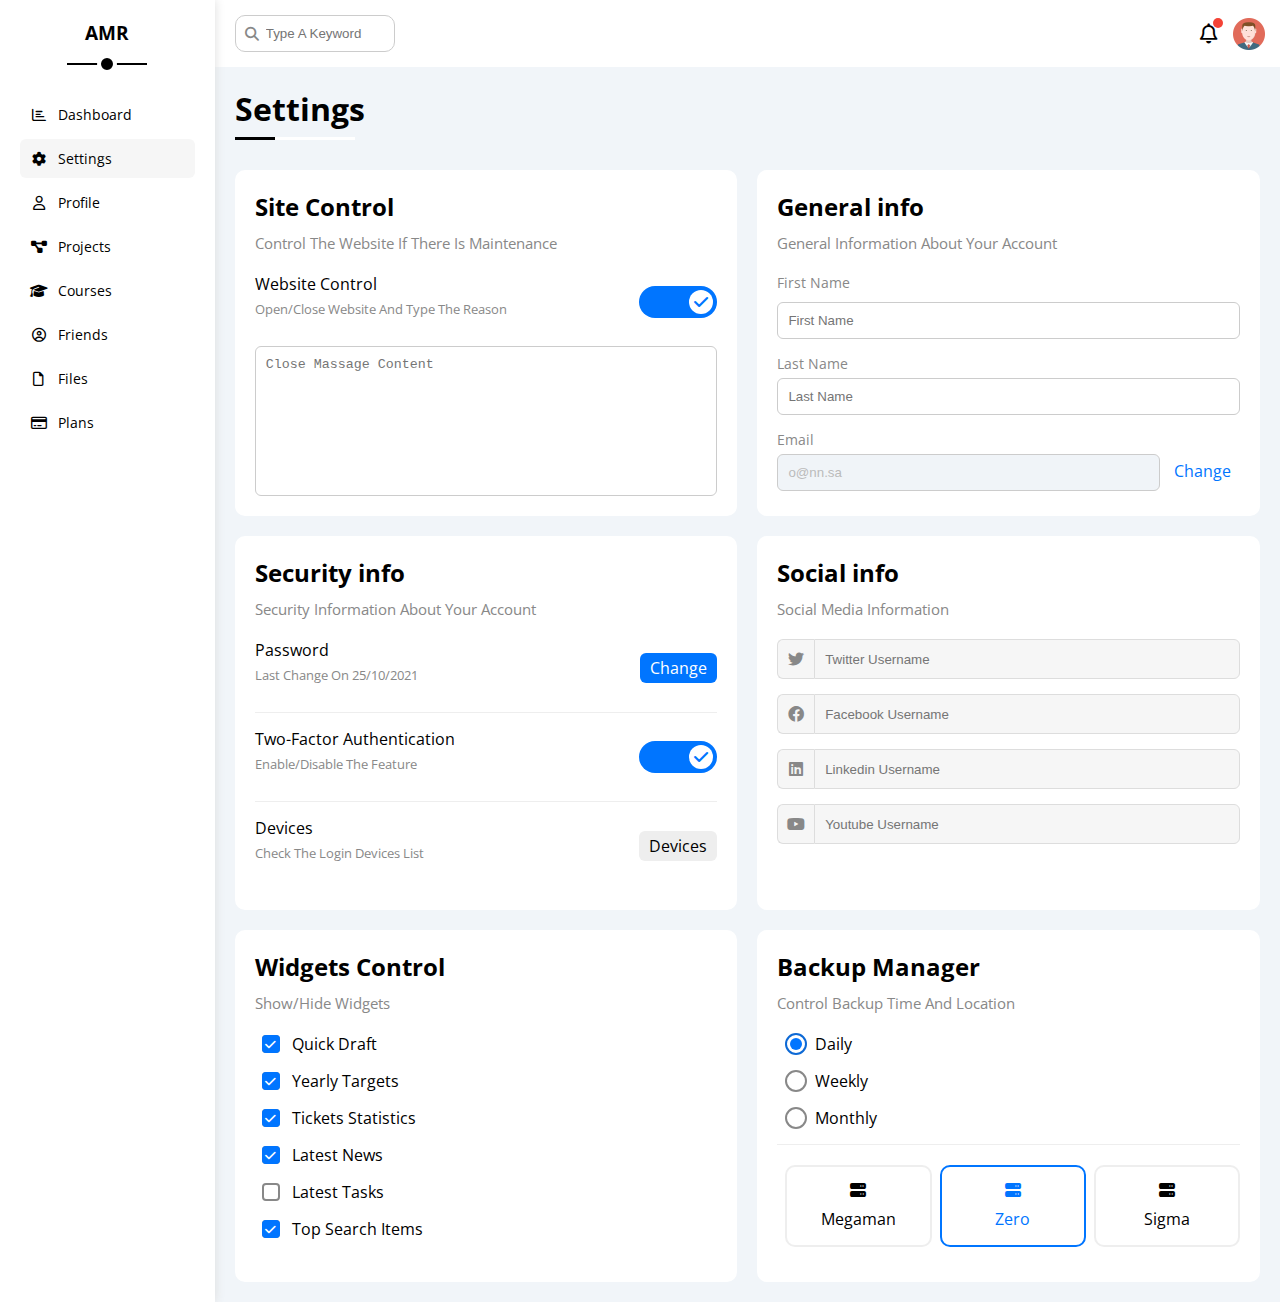
<file: settings.html>
<!DOCTYPE html>
<html lang="en">
<head>
    <meta charset="UTF-8">
    <meta http-equiv="X-UA-Compatible" content="IE=edge">
    <meta name="viewport" content="width=device-width, initial-scale=1.0">
    <title>Settings</title>
    <link rel="stylesheet" href="./css/framework.css">
    <link rel="stylesheet" href="./css/master.css">
    <link rel="stylesheet" href="./css/all.min.css">
    <link rel="preconnect" href="https://fonts.googleapis.com">
    <link rel="preconnect" href="https://fonts.gstatic.com" crossorigin>
    <link href="https://fonts.googleapis.com/css2?family=Open+Sans:wght@300;500&display=swap" rel="stylesheet">

</head>
<body>
    <div class="page d-flex">
        <div class="sidebar bg-white p-20 p-relative">
            <h3 class="txt-c p-relative mt-0 ">AMR</h3>
            <ul>
                <li>
                    <a class=" d-flex fs-14 align-center rad-6 p-10 c-black" href="index.html">
                         <i class="fa-regular fa-chart-bar fa-fw "></i>
                         <span>Dashboard</span>
                    </a>
                </li>
                <li>
                    <a class=" active d-flex fs-14 align-center rad-6 p-10 c-black" href="Settings.html">
                         <i class="fa-solid fa-gear fa-fw "></i>
                         <span>Settings</span>
                    </a>
                </li>
                <li>
                    <a class=" d-flex fs-14 align-center rad-6 p-10 c-black" href="Profile.html">
                         <i class="fa-regular fa-user fa-fw"></i>
                         <span>Profile</span>
                    </a>
                </li>
                <li>
                    <a class=" d-flex fs-14 align-center rad-6 p-10 c-black" href="Projects.html">
                         <i class="fa-solid fa-diagram-project fa-fw "></i>
                         <span>Projects</span>
                    </a>
                </li>
                <li>
                    <a class=" d-flex fs-14 align-center rad-6 p-10 c-black" href="Courses.html">
                         <i class="fa-solid fa-graduation-cap fa-fw "></i>
                         <span>Courses</span>
                    </a>
                </li>
                <li>
                    <a class=" d-flex fs-14 align-center rad-6 p-10 c-black" href="Friends.html">
                         <i class="fa-regular fa-circle-user fa-fw "></i>
                         <span>Friends</span>
                    </a>
                </li>
                <li>
                    <a class=" d-flex fs-14 align-center rad-6 p-10 c-black" href="Files.html">
                         <i class="fa-regular fa-file fa-fw"></i>
                         <span>Files</span>
                    </a>
                </li>
                <li>
                    <a class=" d-flex fs-14 align-center rad-6 p-10 c-black" href="Plans.html">
                         <i class="fa-regular fa-credit-card fa-fw "></i>
                         <span>Plans</span>
                    </a>
                </li>
            </ul>
        </div>
        <div class="content w-full">
            <div class="head between-flex bg-white p-15">
                <div class="search p-relative">
                    <input type="search" placeholder="Type A Keyword" class="p-10">
                </div>
                <div class="icon d-flex align-center">
                    <span class="notification p-relative">
                        <i class="fa-regular fa-bell fa-lg"></i>
                    </span>
                    <img src="./img/Dashboard_files/avatar.png" alt="">
                </div>
            </div>
            <h1 class="p-relative">Settings</h1>
            <div class="settings-page m-20 d-grid gap-20">
                <div class="p-20 bg-white rad-10">
                    <h2 class="mt-0 mb-10">Site Control</h2>
                    <p class="c-grey fs-15 mt-0 mb-20 fs-15">Control The Website If There Is Maintenance</p>
                    <div class="mb-15 between-flex">
                        <div> 
                            <span >Website Control</span>
                            <p class="c-grey fs-13 mt-5 mb-0">Open/Close Website And Type The Reason</p>
                        </div>
                        <div>
                            <label>
                                <input type="checkbox" class="toggle-checkbox" checked>
                                <div class="toggle-switch"></div>
                            </label>
                        </div>
                    </div>
                    <textarea placeholder="Close Massage Content " class="close-message p-10 d-block rad-6 w-full border-ccc "></textarea>
                </div>
                <div class="p-20 bg-white rad-10 ">
                    <h2 class="mt-0 mb-10">General info</h2>
                    <p class="c-grey fs-15 mt-0 mb-20">General Information About Your Account</p>
                    <div class="mb-15">
                        <label for="first" class="c-grey fs-14 d-block mb-10"> First Name</label>
                        <input id="first" type="text" placeholder="First Name" class="w-full rad-6 b-none p-10 border-ccc d-block" >
                    </div>
                    <div class="mb-15">
                        <label for="last" class="c-grey fs-14 d-block mb-5"> Last Name</label>
                        <input id="last" type="text" placeholder="Last Name" class="w-full rad-6 b-none p-10 border-ccc d-block">
                    </div> 
                    <div class="">
                        <label for="email" class="c-grey fs-14 d-block mb-5"> Email</label>
                        <input  class="email w-full rad-6 b-none p-10 border-ccc  mr-10" type="email" id="email" value="o@nn.sa" disabled>
                        <a href="#" class="c-blue ">Change</a>
                    </div> 
                </div>
                <div class="p-20 bg-white rad-10 security ">
                    <h2 class="mt-0 mb-10">Security info</h2>
                    <p class="c-grey fs-15 mt-0 mb-20">Security Information About Your Account</p>
                    <div class="sec-box between-flex mb-15 ">
                        <div>
                            <span>Password</span>
                            <p class="fs-13 c-grey mt-5 mb-0">Last Change On 25/10/2021</p>
                        </div>
                        <a href="#" class="bg-blue rad-6 c-white btn-shape button">Change</a>
                    </div>
                    <div class="sec-box between-flex mb-15 ">
                        <div>
                            <span>Two-Factor Authentication</span>
                            <p class="fs-13 c-grey mt-5 mb-0">Enable/Disable The Feature</p>
                        </div>
                        <div>
                            <label>
                                <input type="checkbox" class="toggle-checkbox" checked>
                                <div class="toggle-switch"></div>
                            </label>
                        </div>
                    </div>
                    <div class="sec-box between-flex">
                        <div>
                            <span>Devices</span>
                            <p class="fs-13 c-grey mt-5 mb-0">Check The Login Devices List</p>
                        </div>
                        <a href="#" class="bg-eee rad-6 c-black btn-shape">Devices</a>
                    </div>
                </div>
                <div class="p-20 bg-white rad-10 social ">
                    <h2 class="mt-0 mb-10">Social info</h2>
                    <p class="c-grey fs-15 mt-0 mb-20">Social Media Information</p>
                    <form >
                        <div class=" mb-15 d-flex align-center">
                            <i class="fa-brands fa-twitter c-grey"></i>
                            <input type="text" placeholder="Twitter Username" class="w-full">
                        </div>
                        <div  class=" mb-15 d-flex align-center">
                            <i class="fa-brands fa-facebook c-grey"></i>
                            <input type="text" placeholder="Facebook Username" class="w-full">
                        </div>
                        <div  class=" mb-15 d-flex align-center">
                            <i class="fa-brands fa-linkedin c-grey"></i>
                            <input type="text" placeholder="Linkedin Username" class="w-full">
                        </div>
                        <div  class=" d-flex align-center">
                            <i class="fa-brands fa-youtube c-grey"></i>
                            <input type="text" placeholder="Youtube Username" class="w-full">
                        </div>
                        
                        
                        
                    </form>
                </div>
                <div class="widget-control p-20 bg-white rad-10  ">
                    <h2 class="mt-0 mb-10">Widgets Control</h2>
                    <p class="c-grey fs-15 mt-0 mb-20">Show/Hide Widgets</p>
                    <div class="control mb-15 d-flex align-center">
                        <input type="checkbox"  id="one" checked>
                        <label for="one">Quick Draft</label>
                    </div>
                    <div class="control mb-15 d-flex align-center ">
                        <input type="checkbox" id="two" checked />
                        <label for="two">Yearly Targets</label>
                    </div>
                    <div class="control mb-15 d-flex align-center">
                        <input type="checkbox"  id="three" checked>
                        <label for="three">Tickets Statistics</label>
                    </div>
                    <div class="control mb-15 d-flex align-center">
                        <input type="checkbox"  id="four" checked>
                        <label for="four">Latest News</label>
                    </div>
                    <div class="control mb-15 d-flex align-center">
                        <input type="checkbox" id="five">
                        <label for="five">Latest Tasks</label>
                    </div>
                    <div class="control mb-15 d-flex align-center">
                        <input type="checkbox"  id="six" checked>
                        <label for="six">Top Search Items</label>
                    </div>
                </div>
                <div class="backup-control p-20 bg-white rad-10  ">
                    <h2 class="mt-0 mb-10">Backup Manager</h2>
                    <p class="c-grey fs-15 mt-0 mb-20">Control Backup Time And Location</p>
                    <div class="date mb-15 d-flex align-center">
                        <input type="radio" name="time" id="daily" checked>
                        <label for="daily">Daily </label>
                    </div>
                    <div class="date mb-15 d-flex align-center">
                        <input type="radio" name="time" id="weekly" >
                        <label for="weekly">Weekly </label>
                    </div>
                    <div class="date mb-15 d-flex align-center">
                        <input type="radio" name="time" id="monthly" >
                        <label for="monthly">Monthly </label>
                    </div>
                    <div class="servises d-flex txt-c align-center">
                        <input type="radio" id="server-one" name="servises">
                        <div class="server mb-15 rad-10 w-full"> 
                            <label for="server-one" class="d-block m-15">
                                <i class="fa-solid fa-server"></i>
                                Megaman 
                            </label>
                        </div>
                        <input type="radio" id="server-two" name="servises" checked>
                        <div class="server mb-15 rad-10 w-full"> 
                            <label for="server-two" class="d-block m-15" >
                                <i class="fa-solid fa-server"></i>
                                Zero 
                            </label>
                        </div>
                        <input type="radio" id="server-three" name="servises">
                        <div class="server mb-15 rad-10 w-full"> 
                            <label for="server-three" class="d-block m-15">
                                <i class="fa-solid fa-server"></i>
                                Sigma 
                            </label>
                        </div>
                    </div>
                </div>

            </div>
        </div>
    </div>
</div>
</body>  
</html>
</file>
<file: css/framework.css>
:root{
    --blue-color: #0075ff;
    --blue-alt-color: #0d69d5;
    --orange-color: #f59e0b;
    --green-color: #22c55e;
    --red-color: #f44336;
    --gray-color:#888;
}
.d-flex{
    display: flex;
}
.d-block{
    display: block;
}
.rad-6{
    border-radius: 6px;
}
.rad-10{
    border-radius: 10px;
}
.rad-half{
    border-radius: 50%;
}
.f-wrap{
    flex-wrap: wrap;
}
.txt-c{
    text-align: center;
}
.align-center{
    align-items: center;
}
.center-flex{
    display: flex;
    align-items: center;
    justify-content: center;
}
.between-flex{
    display: flex;
    align-items: center;
    justify-content: space-between;
}
.space-between{
    justify-content: space-between;
}
.b-none{
    border: none;
}
.border-ccc{
    border: 1px solid #ccc;
}
.border-eee{
    border: 1px solid #eee;
}
/* grid */
.d-grid{
    display: grid;
}
.gap-20{
    gap: 20px;
}
/* grid */
/*color*/
.c-black{
    color: black;
}
.c-white{
    color: white;
}
.c-orange{
    color: var(--orange-color);
}
.c-green{
    color: var(--green-color);
}
.c-blue{
    color:var(--blue-color);
}
.c-grey{
    color: var(--gray-color);
}
.c-red{
    color: var(--red-color);
}
.bg-white{
    background-color: white;
}
.bg-green{
    background-color: var(--green-color);
}
.bg-eee{
    background-color: #eee;
}
.bg-blue{
    background-color: var(--blue-color);
}
.bg-red{
    background-color: var(--red-color);
}

.bg-orange{
    background-color: var(--orange-color);
}

/*color*/
/*padding*/
.btn-shape{
    padding: 4px 10px;
    border-radius: 6px;
}
.p-10{
    padding: 10px;
}
.p-15{
    padding: 15px;
}
.p-20{
    padding: 20px;
}
.p-relative{
    position: relative;
}
.p-absolute{
    position: absolute;
}
.pt-10{
    padding-top: 10px;
}
.pt-15{
    padding-top: 15px;
}
.pt-20{
    padding-top: 20px;
}
.pb-10{
    padding-bottom: 10px;
}
.pb-15{
    padding-bottom: 15px;
}
.pb-20{
    padding-bottom: 20px;
}
.pl-15{
    padding-left: 15px;
}
.m-0{
    margin: 0;
}
.m-15{
    margin: 15px;
}
.m-20{
    margin: 20px;
}
.mt-0{
    margin-top: 0;
}
.mt-10{
    margin-top: 10px;
}
.mt-5{
    margin-top: 5px;
}
.mt-20{
    margin-top: 20px;
}
.mt-25{
    margin-top: 25px;
}
.mt-15{
    margin-top: 15px;
}
.mr-15{
    margin-right: 15px;
}
.mr-10{
    margin-right: 10px;
}
.mb-5{
    margin-bottom: 5px;
}
.mb-10{
    margin-bottom: 10px;
}
.mb-15{
    margin-bottom: 15px;
}
.mb-20{
    margin-bottom: 20px;
}
.mb-25{
    margin-bottom: 25px;
}
.ml-10{
    margin-left: 10px;
}

/*margin*/
/*text*/
.fs-13{
    font-size: 13px;
}
.fs-14{
    font-size: 14px;
}
.fs-15{
    font-size: 15px;
}
.fs-16{
    font-size: 16px;
}
.fs-25{
    font-size: 25px;
}
.fs-35{
    font-size: 35px;
}
.fw-bold{
    font-weight: bold;
}
@media (max-width:767px) {
        .txt-c-mobile{
             text-align: center;
        }
}
@media (max-width:767px) {
        .block-mobile{
            display:block;
        }
}
@media (max-width:767px) {
        .txt-c-mobile{
            text-align: center;
        }
}
@media (max-width:767px) {
    .hide-mobile{
        display: none;
    }
}
/*text*/
/* width */
.w-full{
    width: 100%;
}
.w-fit{
    width: fit-content;
}
.w-100{
    width: 100px;
}
.h-100{
    height: 100px;
}
.h-full{
    height: 100%;
}
/* width */
</file>
<file: css/master.css>
body{
     font-family: 'Open Sans', sans-serif;
     margin: 0;
}
*{
    box-sizing: border-box;
    -webkit-box-sizing: border-box;
    -moz-box-sizing: border-box;
}
ul{
    list-style: none;
    padding: 0;
}
::-webkit-scrollbar{
    width: 15px;
}
::-webkit-scrollbar-track{
    background-color: white;
}
::-webkit-scrollbar-thumb{
    background-color: var(--blue-color);
}
::-webkit-scrollbar-thumb:hover{
    background-color: var(--blue-alt-color);
}
*:focus{
    outline: none;
}
a{
    text-decoration: none;
}
.page{
    background-color: #f1f5f9;
    min-height: 100vh;
}
.sidebar {
    width: 250px;
    box-shadow: 0 0 10px #ddd;
}
.sidebar h3::before ,
.sidebar h3::after{
    content: '';
    position: absolute;
    left: 50%;
    background-color: black;
    transform: translateX(-50%);
}
.sidebar h3::before{
    width: 80px;
    height: 2px;
    bottom: -20px;
}
.sidebar h3::after{
    width: 12px;
    height: 12px;
    border-radius: 50%;
    bottom: -29px;
    border: 4px solid white;
}
.sidebar > h3{
    margin-bottom: 50px
}
.sidebar ul li a{
    transition: 0.3s;
    margin-bottom: 5px;
}
.sidebar ul li a:hover,
.sidebar ul li .active{
    background-color: #f6f6f6;
}
.sidebar ul li a span{
    margin-left: 10px;
    font-size: 14px;
}
@media(max-width:767px){
    .sidebar{
        width: 58px;
        padding: 10px;
    }
    .sidebar h3{
        font-size: 13px;
        margin-bottom: 10px;
    }
    .sidebar h3::before ,
    .sidebar h3::after{
        display: none;
    }
    .sidebar ul li span{
        display: none;
    }
}
.content{
    overflow: hidden;
}
.content .head .search input{
    border: 1px solid #ccc;
    border-radius: 10px;
    width: 160px;
    margin-left: 5px;
    padding-left: 30px;
    transition: width 0.3s;
}
.content .head .search input:focus{
    width: 200px;
}
.content .head .search input:focus::placeholder{
    opacity: 0;
}
.content .head .search::before{
    font-family: var(--fa-style-family-classic);
    content: "\f002";
    font-weight: 900;
    position: absolute;
    left: 15px;
    top: 50%;
    transform: translateY(-50%);
    font-size: 14px;
    color: var(--gray-color);
}
.content .head .icon .notification::before{
    content: '';
    position: absolute;
    top: -5px;
    right: -5px;
    width: 10px;
    height: 10px;
    background-color: var(--red-color);
    border-radius: 50%;
}
.content .icon img{
    width: 32px;
    height: 32px;
    margin-left: 15px;
}
.content h1{
    margin: 20px 20px 40px;
}
.content h1::before ,
.content h1::after{
    content: '';
    position: absolute;
    left: 0;
    bottom: -10px;
    height: 3px;
}
.content h1::before{
    width: 120px;
    background-color: white;
}
.content h1::after{
    width: 40px;
    background-color: black ;
}
.wrapper{
    grid-template-columns: repeat(auto-fill, minmax(450px , 1fr));
    margin-left: 20px;
    margin-right: 20px;
}
@media (max-width: 767px) {
    .wrapper{
        grid-template-columns: minmax(200px , 1fr);
        margin-left: 10px;
        margin-right: 10px;
        gap: 10px;
    }
}
.welcome{
    overflow: hidden;
}
.welcome .intro img{
    width: 200px;
    margin-bottom: -10px;
}
@media (max-width:767px) {
    .welcome .intro{
        padding-bottom: 30px;
    }
}
.welcome .avatar{
    width: 64px;
    height: 64px;
    border: 2px solid white;
    border-radius: 50%;
    padding: 2px;
    box-shadow: 0 0 5px #ddd;
    margin-left: 20px;
    margin-top: -32px;
}
@media (max-width:767px) {
    .welcome .avatar{
        margin-left: 0;
    }
}
.welcome .body{
    border-top: 1px solid #eee;
    border-bottom: 1px solid #eee;
}
.welcome .body > div{
    flex: 1;
}
@media (max-width:767px) {
    .welcome .body > div:not(:last-child){
        margin-bottom: 20px;
    }
}
.welcome a{
    margin: 0 15px 15px auto;
    transition: 0.3s;
}
.welcome a:hover{
   background-color: var(--blue-alt-color);
}
.quick-draft form textarea{
    height: 180px;
    resize: none;
}
.quick-draft form .save{
    margin-left: auto;
}
.targets .target-row .icon{
    width: 80px;
    height: 80px;
    margin-right: 15px;
}
.targets .target-row .icon, .blue .progress{
    background-color: rgb(0 117 255 / 20%);
}
.targets .details{
    flex: 1;
}
.targets .details .progress{
    height: 4px;
}
.targets .details .progress > span{
    position: absolute;
    left: 0;
    top: 0;
    height: 100%;
}
.targets .details .progress > span span{
    position: absolute;
    bottom: 16px;
    right: -16px;
    color: white;
    border-radius: 6px;
    font-size: 13px;
    padding: 2px 5px;
}
.targets .details .progress > span span::before{
    content: '';
    position: absolute;
    bottom: -10px;
    left: 50%;
    transform: translateX(-50%);
    border: 5px solid;
    width: 0px;
    height: 0px;
    border-color: transparent;
}
.targets .details .progress > .blue span::before {
    border-top-color: var(--blue-color);
}
.targets .orange  .icon, .orange .progress{
    background-color: rgb(245 158 11 / 20%);
}
.targets .details .progress > .orange span::before {
    border-top-color: var(--orange-color);
}
.targets .green  .icon, .green .progress{
    background-color: rgb(34 197 94 / 20%);
}
.targets .details .progress > .green span::before {
    border-top-color: var(--green-color);
}
.tickets .box{
    border: 1px solid #ccc;
    width: calc(50% - 10px);
}
@media (max-width: 767px) {
    .tickets .box{
       width: 100%;
    }
}
.latest-news .news-row img{
    width: 100px;
    border-radius: 6px;
    margin-right: 15px;
}
.latest-news .news-row:not(:last-child){
    padding-bottom: 20px;
    margin-bottom: 20px;
    border-bottom: 1px solid #eee ;
}
.latest-news .news-row .info{
    flex-grow: 1;
}
.latest-news .news-row .info h3{
    margin: 0 0 6px;
    font-size: 16px;
}
@media (max-width: 767px) {
    .latest-news .news-row{
        display: block;
    }
}
@media (max-width: 767px) {
    .latest-news .news-row .label{
        margin: 10px auto;
        width: fit-content;
    }
}
.tasks .task-row:not(:last-of-type){
    padding-bottom: 15px;
    margin-bottom: 15px;
    border-bottom: 1px solid #eee;
}
.tasks .info{
    flex-grow: 1;
}
.tasks .delete{
    cursor: pointer;
    transition: 0.3s;
}
.tasks .task-row .delete:hover{
    color: var(--red-color);
}
.tasks .done h3 ,
 .tasks .done p{
    text-decoration: line-through;
    opacity: 0.3;
}
.latest-uploads .line img{
    width: 40px;
    height: 40px;
}
.latest-uploads .line:not(:last-child){
    border-bottom: 1px solid #eee;
}
.last-project ul li::before{
    content: '';
    display: block;
    background-color: white;
    width: 20px;
    height: 20px;
    border: 2px solid white;
    outline: 2px solid var(--blue-color);
    border-radius: 50%;
    margin-right: 15px;
    z-index: 1;
}
.last-project ul li.done::before{
    background-color: var(--blue-color);
}
.last-project ul::before{
    content: '';
    position: absolute;
    left: 11px;
    width: 2px;
    height: 100%;
    background-color: var(--blue-color);
}
.last-project ul li.current::before{
    animation: change-color 0.8s infinite alternate;
}
.last-project img{
    width: 160px;
    opacity: 0.1;
    position: absolute;
    right: 0;
    bottom: 0;
}
.reminders ul li .key{
    width: 15px;
    height: 15px;
}
.reminders ul li > .blue{
    border-left: 2px solid var(--blue-color);
}
.reminders ul li > .green{
    border-left: 2px solid var(--green-color);
}
.reminders ul li > .orange{
    border-left: 2px solid var(--orange-color);
}
.reminders ul li > .red{
    border-left: 2px solid var(--red-color);
}
.latest-post .top img{
    width: 48px;
    height: 48px;
}
.latest-post .post{
    text-transform: capitalize;
    line-height: 1.8;
    border-top: 1px solid #eee;
    border-bottom: 1px solid #eee;
    min-height: 140px;
}
.social-media .twitter{
    background-color: rgb(29 161 242 / 20%);
    color: #1da1f2;
}
.social-media .facebook{
    background-color: rgb(24 119 242 / 20%);
    color: #1da1f2;
}
.social-media .youtube{
    background-color: rgb(255 0 0 / 20%);
    color: #ff0000;
}
.social-media .linked-in{
    background-color: rgb(0 119 181 / 20%);
    color: #0077b5;
}
.social-media .box{
    padding-left: 70px;
}
.social-media .box i{
    display: flex;
    align-items: center;
    justify-content: center;
}
.social-media .box i:hover{
    transform: rotate(5deg);
}
.social-media .twitter i,
.social-media .twitter a{
    background-color: #1da1f2;
}
.social-media .facebook i,
.social-media .facebook a{
    background-color: #1877f2;
}
.social-media .youtube i,
.social-media .youtube a{
    background-color: #ff0000;
}
.social-media .linked-in i,
.social-media .linked-in a{
    background-color: #0077b5;
}
.social-media .box i{
    position: absolute;
    left: 0;
    top: 0;
    width: 52px;
    transition: 0.3s;
}
.projects .responsive-table{
    overflow-x: auto;
}
.projects .responsive-table tbody td img{
    width: 32px;
    height: 32px;
    border-radius: 50%;
    padding: 2px;
    background-color: white;
}
.projects table img:not(:first-child){
    margin-left: -20px;
}
.projects table{
    min-width: 1000px;
    border-spacing: 0;
}
.projects table td{
    padding: 15px;
}
.projects thead td{
    background-color: #eee;
    font-weight: bold;
}
.projects tbody td{
    border-bottom: 1px solid #eee;
    border-left: 1px solid #eee;
    transition: 0.3s;
}
.projects tbody tr:hover td{
    background-color: #faf7f7;
}
.projects table .label{
    font-size: 13px;
}
.settings-page{
    grid-template-columns: repeat(auto-fill , minmax(500px , 1fr));
}
@media (max-width:767px) {
    .settings-page{
        grid-template-columns:  minmax(100px , 1fr);
        margin-left: 10px;
        margin-right: 10px;
        gap: 10px;
    }
}
.settings-page .close-message{
    border: 1px solid #ccc;
    resize: none;
    min-height: 150px;
}

.settings-page :disabled{
    cursor: no-drop;
    background-color: #f0f4f8;
    color: #bbb;
}
.settings-page .email{
    display: inline-flex;
    width: calc(100% - 80px);
} 
.toggle-checkbox{
    -webkit-appearance: none;
    appearance: none;
    display: none;
}
.toggle-switch{
    width: 78px;
    background-color: #ccc;
    height: 32px;
    border-radius: 16px;
    position: relative;
    cursor: pointer;
    transition: 0.3s;
}
.toggle-switch::before{
    font-family: var(--fa-style-family-classic);
    content: "\f00d";
    font-weight: 900;
    background-color: white;
    position: absolute;
    width: 24px;
    height: 24px;
    display: flex;
    justify-content: center;
    align-items: center;
    border-radius: 50%;
    left: 4px;
    top: 4px;
    color: #aaa;
    transition: 0.3s;
}
.toggle-checkbox:checked + .toggle-switch{
    background-color: var(--blue-color);
}
.toggle-checkbox:checked + .toggle-switch::before{
    content: "\f00c";
    left: 50px;
    color: var(--blue-color);
}
.settings-page .sec-box:not(:last-of-type){
    border-bottom: 1px solid #eee;
}
.settings-page .sec-box{
    padding-bottom: 15px;
}
.settings-page .sec-box .button:hover{
    background-color: var(--blue-alt-color);
}
.settings-page .social form i{
    background-color: #f6f6f6;
    height: 40px;
    width: 40px;
    border: 1px solid #ddd;
    border-right: none;
    border-radius: 6px 0 0 6px;
    transition: 0.3s;
}
.settings-page .social form i{
    display: flex;
    align-items: center;
    justify-content: center;
}
.settings-page .social form input{
    background-color: #f6f6f6;
    border: 1px solid #ddd;
    border-radius: 0 6px 6px 0;
    height: 40px;
    padding-left: 10px;
}
.settings-page .social form div:focus-within i{
    color: black;
}
 .widget-control .control input[type="checkbox"]{
    -webkit-appearance: none;
    appearance: none;
}
 .widget-control .control label{
    padding-left: 30px;
    cursor: pointer;
    position: relative;
}
 .widget-control .control label::before{
    content: '';
    position: absolute;
    left: 0;
    top: 50%;
    width: 14px;
    height: 14px;
    border: 2px solid var(--gray-color);
    border-radius: 4px;
    margin-top: -9px;
}
 .widget-control .control label:hover:before{
    border-color: var(--blue-alt-color);
}
 .widget-control .control label::after{
    font-family: var(--fa-style-family-classic);
    content: "\f00c";
    font-weight: 900;
    position: absolute;
    left: 0;
    top: 50%;
    border-radius: 4px;
    margin-top: -9px;
    background-color: var(--blue-color);
    width: 18px;
    height: 18px;
    color: white;
    display: flex;
    justify-content: center;
    align-items: center;
    font-size: 12px;
    transform: scale(0) rotate(360deg);
    transition: 0.3s;
}
.widget-control .control input[type="checkbox"]:checked + label::after {
    transform: scale(1);
}
.backup-control  input[type="radio"]{
    -webkit-appearance: none;
    appearance: none;
}
 .backup-control .date label{
    padding-left: 30px;
    cursor: pointer;
    position: relative;
}
.backup-control .date label::before{
    content: '';
    position: absolute;
    left: 0;
    top: 50%;
    width: 18px;
    height: 18px;
    border: 2px solid var(--gray-color);
    border-radius: 50%;
    margin-top: -11px;
}
.backup-control .date label::after{
    content: '';
    position: absolute;
    background-color: var(--blue-color);
    width: 12px;
    height: 12px;
    left: 5px;
    top: 5px;
    border-radius: 50%;
    transition: 0.3s;
    transform: scale(0);
}
.backup-control .date  input[type="radio"]:checked + label::before{
    border-color: var(--blue-alt-color);
}
.backup-control .date  input[type="radio"]:checked + label::after{
    transform: scale(1);
}
.backup-control .servises {
    border-top: 1px solid #eee;
    padding-top: 20px;
}
@media (max-width:767px) {
    .backup-control .servises {
        flex-wrap: wrap;
    }
}
.backup-control .servises .server{
    border: 2px solid #eee;
    position: relative;
}
.backup-control .servises .server label{
    cursor: pointer;
}
.backup-control .servises .server label i{
    display: block;
    margin-bottom: 10px;
}
.backup-control .servises  input[type="radio"]:checked + .server{
    border-color: var(--blue-color);
    color: var(--blue-color);
}
@media (min-width:768px) {
    .profile-page .overview .avatar-box{
        border-right: 1px solid #eee;
    }
}
@media (max-width:767px) {
    .profile-page .overview{
        flex-direction: column;
    }
}
.profile-page .overview .avatar-box{
    width: 300px;
}
.profile-page .overview .avatar-box img{
    width: 120px;
    height: 120px;
}
.profile-page .overview .avatar-box .level{
    height: 6px;
    overflow: hidden;
    margin: auto;
    width: 70%;
} 
.profile-page .overview .avatar-box .level span{
    position: absolute;
    left: 0;
    top: 0;
    height: 100%;
    background-color: var(--blue-color);
    border-radius: 6px;
}
.profile-page .info-box .toggle-switch{
    height: 20px;
}
.profile-page .info-box .toggle-switch::before{
    width: 12px;
    height: 12px;
    font-size: 8px;
}
@media (max-width:767px) {
    .profile-page .info-box .toggle-switch{
        margin: auto;
    }
}
.profile-page .info-box .toggle-checkbox:checked + .toggle-switch::before{
    left: 62px;
}
.profile-page .info-box .box{
    flex-wrap: wrap;
    border-bottom: 1px solid #eee;
    transition: 0.3s;
}
.profile-page .info-box .box:hover{
    background-color: #f9f9f9;
}
.profile-page .info-box .box h4{
    font-weight: normal;
}
.profile-page .info-box .box > div{
    min-width: 250px;
    padding: 10px 0 0;
}
@media (max-width:767px) {
    .profile-page .other-data{
        flex-direction: column;
    }
}
.profile-page .other-data .skills-card{
    flex-grow: 1;
}
.profile-page .other-data .activities{
    flex-grow: 2;
}
.profile-page .other-data .skills-card li:not(:last-child){
    border-bottom: 1px solid #eee;
}
.profile-page .other-data .skills-card li{
    padding: 15px 0;
}
.profile-page .other-data .skills-card li span:not(:last-child){
    margin-right: 5px;
}
.profile-page .other-data .skills-card li span{
    display: inline-flex;
    padding: 4px 10px;
    background-color: #eee;
    border-radius: 6px;
    font-size: 14px;
}
.activities img{
    width: 64px;
    height: 64px;
    margin-right: 10px;
}
.activities .activity:not(:last-of-type){
    border-bottom: 1px solid #eee;
    padding-bottom: 20px;
    margin-bottom: 20px;
}
@media (min-width:767px) {
    .activities .date{
        margin-left: auto;
        text-align: right;
    }
}
.projects-page{
    grid-template-columns: repeat(auto-fill , minmax(500px , 1fr));
}
@media (max-width:767px) {
    .projects-page{
        grid-template-columns:  minmax(200px , 1fr);
        margin-left: 10px;
        margin-right: 10px;
        gap: 10px;
    }
}
.projects-page .project .date{
    position: absolute;
    right: 10px;
    top: 10px;
}
.projects-page .project h4{
    font-weight: normal;
}
.projects-page .project .team{
    position: relative;
    min-height: 80px;
}
.projects-page .project .team a{
    position: absolute;
    left: 0;
    bottom: 0;
}
.projects-page .project .team a:nth-child(2){
    left: 25px;
}
.projects-page .project .team a:nth-child(3){
    left: 50px;
}
.projects-page .project .team a:nth-child(4){
    left: 75px;
}
.projects-page .project .team a:nth-child(5){
    left: 100px;
}
.projects-page .project .team a:hover{
    z-index: 1000;
}
.projects-page .project .team img{
    width: 40px;
    height: 40px;
    border-radius: 50%;
    border: 2px solid white;
}
.projects-page .project .do{
    justify-content: flex-end;
    border-top: 1px solid #eee;
    padding-top: 15px;
    margin-top: 15px;
}
@media (max-width:767px) {
    .projects-page .project .do{
        flex-direction: column;
    }
}
.projects-page .project .do span{
    padding: 3px 8px;
    margin-left: 5px;
    width: fit-content;
}
@media (max-width:767px) {
    .projects-page .project .do span{
        margin-bottom: 15px;
    }
}
.projects-page .project .info{
    border-top: 1px solid #eee;
    padding-top: 15px;
    margin-top: 15px;
}
@media (max-width:767px) {
    .projects-page .project .info{
        flex-direction: column;
    }
}
.projects-page .project .info .prog{
    height: 8px;
    width: 260px;
    border-radius: 6px;
    position: relative;
}
@media (max-width:767px) {
    .projects-page .project .info .prog{
        margin-bottom: 15px;
    }
}
.projects-page .project .info .prog span{
    position: absolute;
    height: 100%;
    left: 0;
    top: 0;
    border-radius: 6px;
}
.courses-page{
    grid-template-columns: repeat(auto-fill , minmax(300px , 1fr));
}
@media (max-width:767px) {
    .courses-page{
        grid-template-columns:  minmax(200px , 1fr);
        margin-left: 10px;
        margin-right: 10px;
        gap: 10px;
    }
}
.courses-page .courses{
    overflow: hidden;
}
.courses-page .courses .cover{
    max-width: 100%;
}
.courses-page .courses .instructor{
    position: absolute;
    left: 20px;
    top: 20px;
    width: 64px;
    height: 64px;
    border-radius: 50%;
    border: 2px solid white;
}
.courses-page .courses .description{
    line-height: 1.6;
}
.courses-page .courses .info{
    border-top: 1px solid #eee;
    font-size: 13px;
}
.courses-page .courses .info .title{
    position: absolute;
    left: 50%;
    transform: translateX(-50%);
    top: -13px;
}
.friends-page{
    grid-template-columns: repeat(auto-fill , minmax(300px , 1fr));
}
@media (max-width:767px) {
    .friends-page{
        grid-template-columns:  minmax(200px , 1fr);
        margin-left: 10px;
        margin-right: 10px;
        gap: 10px;
    }
}
.friends-page .contact{
    position: absolute;
    left: 10px;
    top: 10px;
}
.friends-page .contact i {
    background-color: #eee;
    padding: 10px;
    border-radius: 50%;
    color: #666;
    font-size: 13px;
    cursor: pointer;
    transition: 0.3s;
}
.friends-page .contact i:hover {
    background-color: var(--blue-color);
    color: white;
}
.friends-page .friend .icons{
    border-top: 1px solid #eee;
    border-bottom: 1px solid #eee;
    padding-top: 15px;
    padding-bottom: 15px;
    margin-top: 15px;
    margin-bottom: 15px;
}
.friends-page .friend .icons i{
    margin-right: 5px;
}
.friends-page .friend .icons .vip{
    position: absolute;
    right: 0;
    top: 50%;
    transform: translateY(-50%);
    font-size: 40px;
    opacity: 0.2;
    transition: 0.5s;
}
.friends-page .friend .icons .vip:hover{
    opacity: 1;
}
.files-page{
    flex-direction: row-reverse;
    align-items: flex-start;
}
@media (max-width:767px) {
    .files-page{
        flex-direction: column;
        align-items: normal;
    }
}
.files-page .files-stats{
    min-width: 260px;
}
.files-page .files-stats .blue{
    background-color: rgb(0 117 255 / 20%);
}
.files-page .files-stats .green{
    background-color: rgb(34 197 94 / 20%);
}
.files-page .files-stats .red{
    background-color: rgb(244 67 54 / 20%);
}
.files-page .files-stats .orange{
    background-color: rgb(245 158 11 / 20%);
}
.files-page .files-stats .icon{
    width: 40px;
    height: 40px;
    margin-right: 10px;
    display: flex;
}
.files-page .files-stats .size{
    margin-left: auto;
}
.files-page .files-stats .upload{
    margin: 10px auto 0;
    padding: 10px 15px;
    transition: 0.3s;
}
.files-page .files-stats .upload:hover{
    background-color: var(--blue-alt-color);
}
.files-page .files-stats .upload:hover i{
    animation: go-up 0.8s infinite;
}
.files-content{
    flex: 1;
    grid-template-columns: repeat(auto-fill , minmax(200px , 1fr));
}
.files-page .files-content .file  .image img{
    width: 64px;
    height: 64px;
    transition: 0.3s;
}
.files-page .files-content .file  .image img:hover{
    transform: rotate(5deg);
}
.files-page .files-content .file .info{
    border-top: 1px solid #eee;
}
.plans-page{
    grid-template-columns: repeat(auto-fill , minmax(450px , 1fr));
}
@media (max-width:767px) {
    .plans-page{
        grid-template-columns:  minmax(250px , 1fr);
        margin-left: 10px;
        margin-right: 10px;
        gap: 10px;
    }
}
.plans-page .plan .top{
    border: 3px solid white;
    outline: 3px solid transparent;
}
.plans-page .plan.green .top{
    outline-color: var(--green-color);
}
.plans-page .plan.blue .top{
    outline-color: var(--blue-color);
}
.plans-page .plan.orange .top{
    outline-color: var(--orange-color);
}
.plans-page .plan .top .price{
    font-size: 40px;
    position: relative;
    width: fit-content;
    margin: auto;
}
.plans-page .plan .top .price span{
    position: absolute;
    left: -20px;
    top: 0;
    font-size: 25px;
}
.plans-page .plan ul li{
    padding: 15px 0;
    font-size: 15px;
    display: flex;
    align-items: center;
    border-bottom: 1px solid #eee;
}
.plans-page .plan ul li i:first-child{
    font-size: 18px;
    margin-right: 5px;
}
.plans-page .plan ul li .yes{
    color: var(--green-color);
}
.plans-page .plan ul li i:not(.yes , .help){
    color: var(--red-color);
}
.plans-page .plan ul li .help{
    color: var(--gray-color);
    margin-left: auto;
    cursor: pointer;
}
@keyframes change-color {
    0%{
        background-color: var(--blue-color);
    }
    100%{
        background-color: white;
    }
}
@keyframes go-up {
    0%{
        transform: translateY(0);
    }
    50%{
        transform: translateY(-5px);
    }
    
}
</file>
